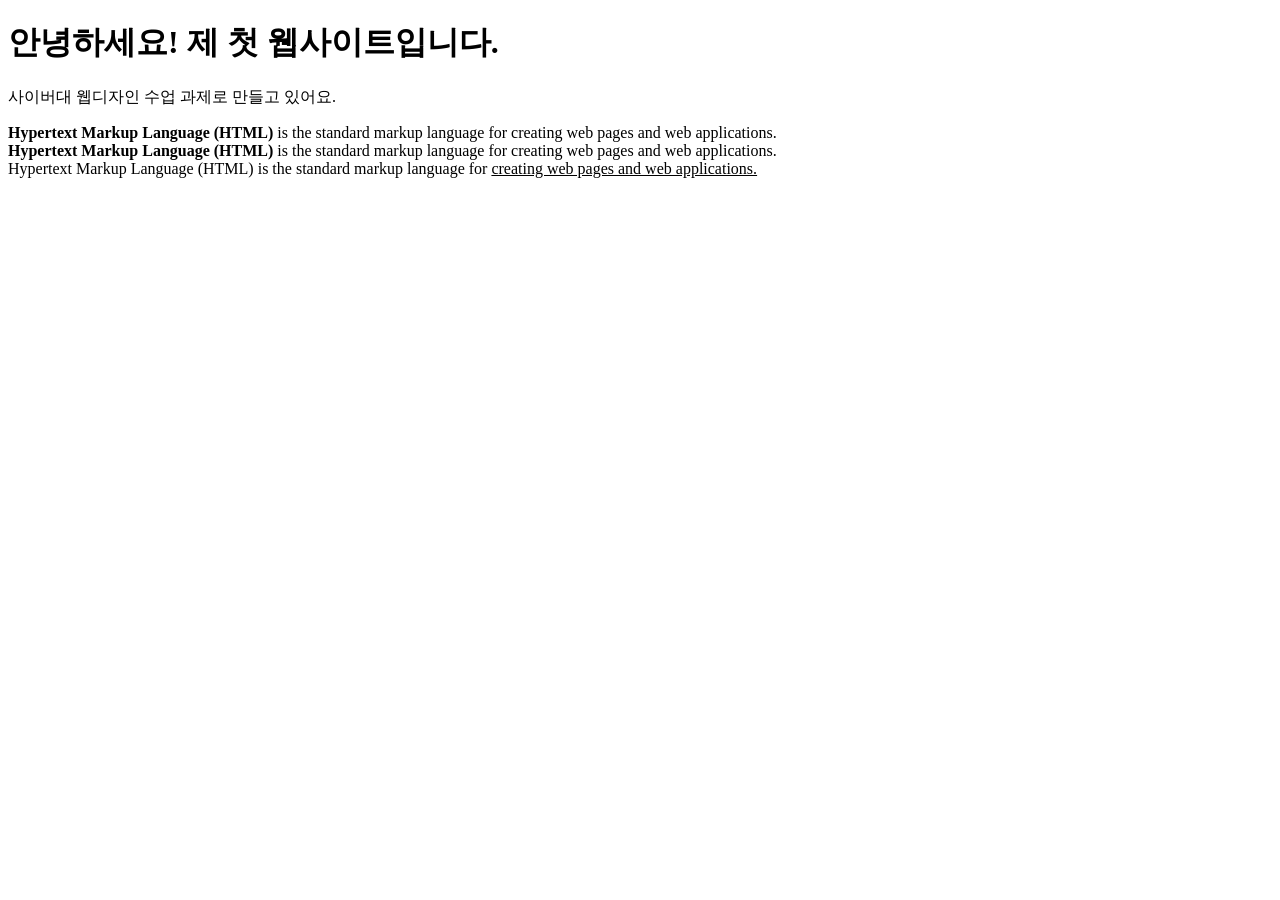
<file: index.html>
<!DOCTYPE html>
<html>
    <head>
        <title>
           HAGAEUN
        </title>
    </head>

    <body>
        <h1>안녕하세요! 제 첫 웹사이트입니다.</h1>
        <p>사이버대 웹디자인 수업 과제로 만들고 있어요.</p>
        <strong>Hypertext Markup Language (HTML)</strong> is the standard markup language for creating web pages and web applications.
        <br>
        <strong>Hypertext Markup Language (HTML)</strong> is the standard markup language for creating web pages and web applications.
        <br>
        Hypertext Markup Language (HTML) is the standard markup language for <u>creating web pages and web applications.</u>
    </body>
<!-- ctrl+/ 주석 남기기 -->
</html>
</file>
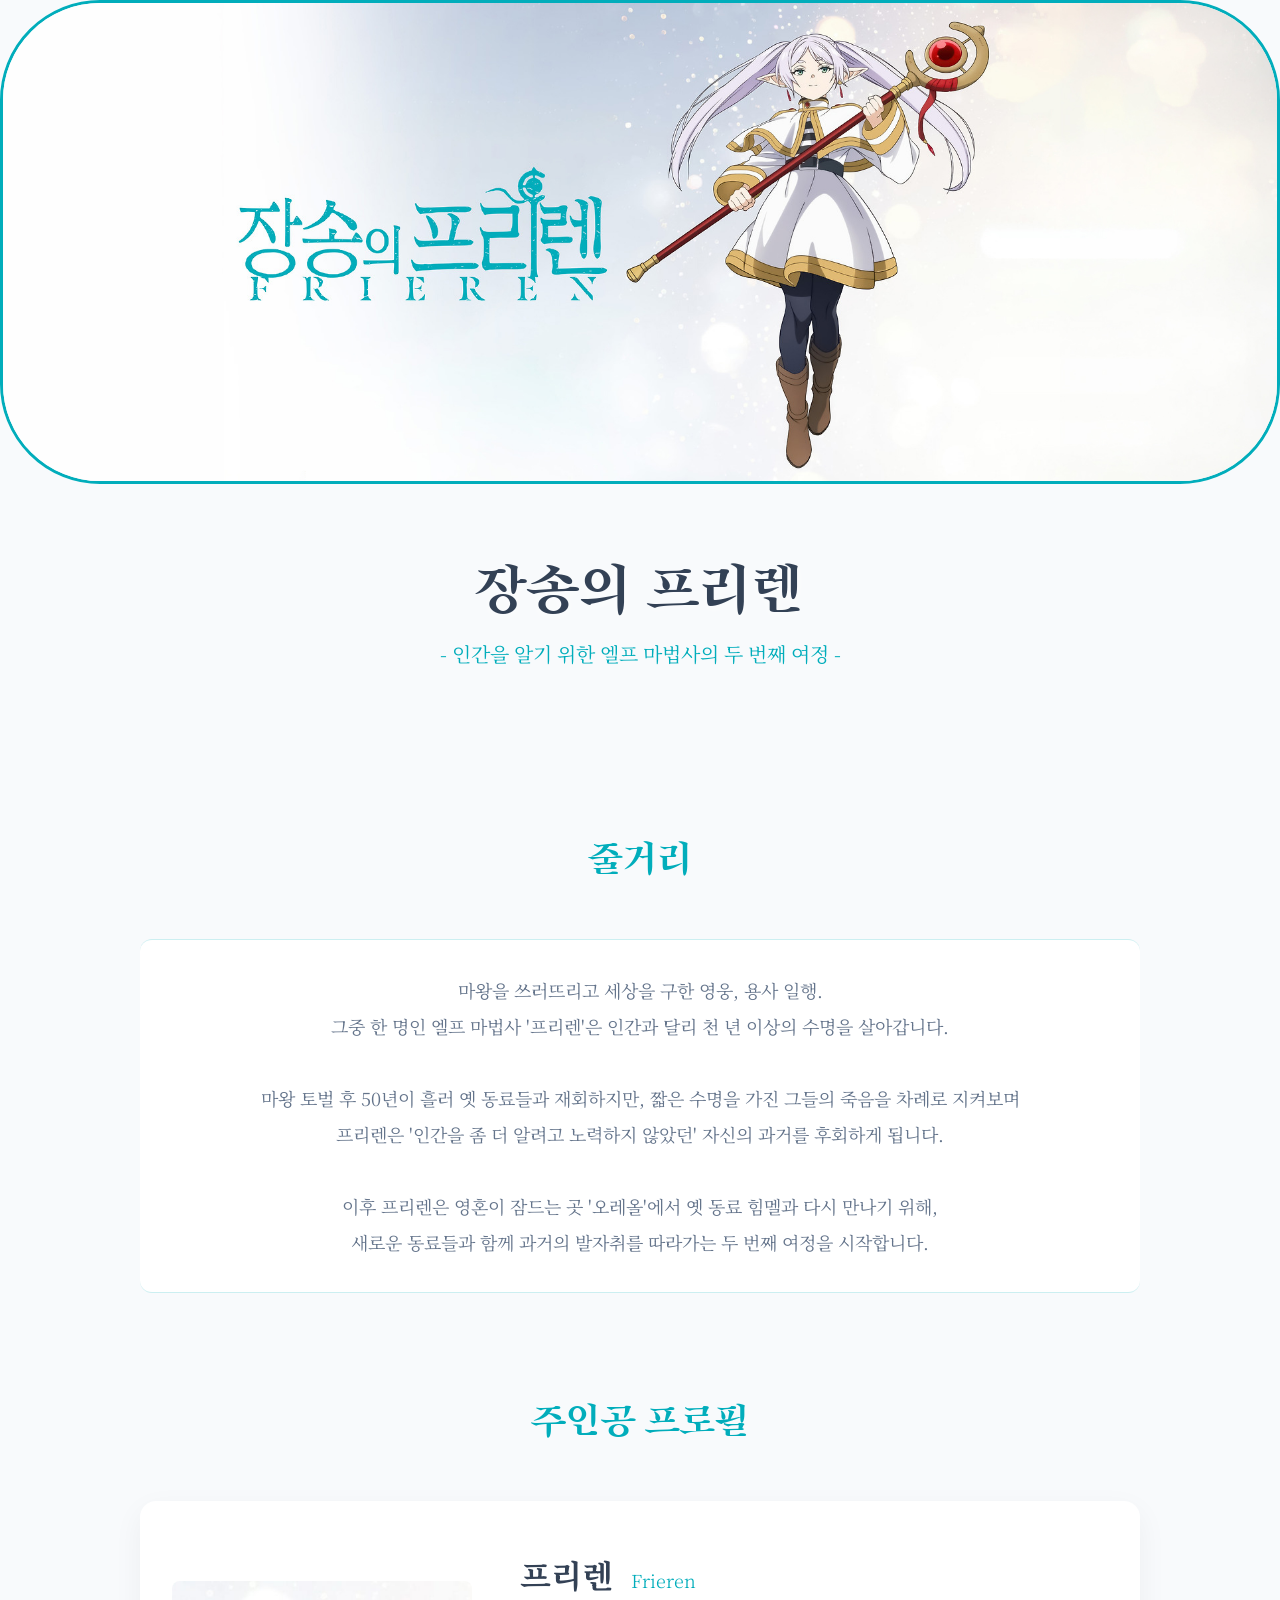
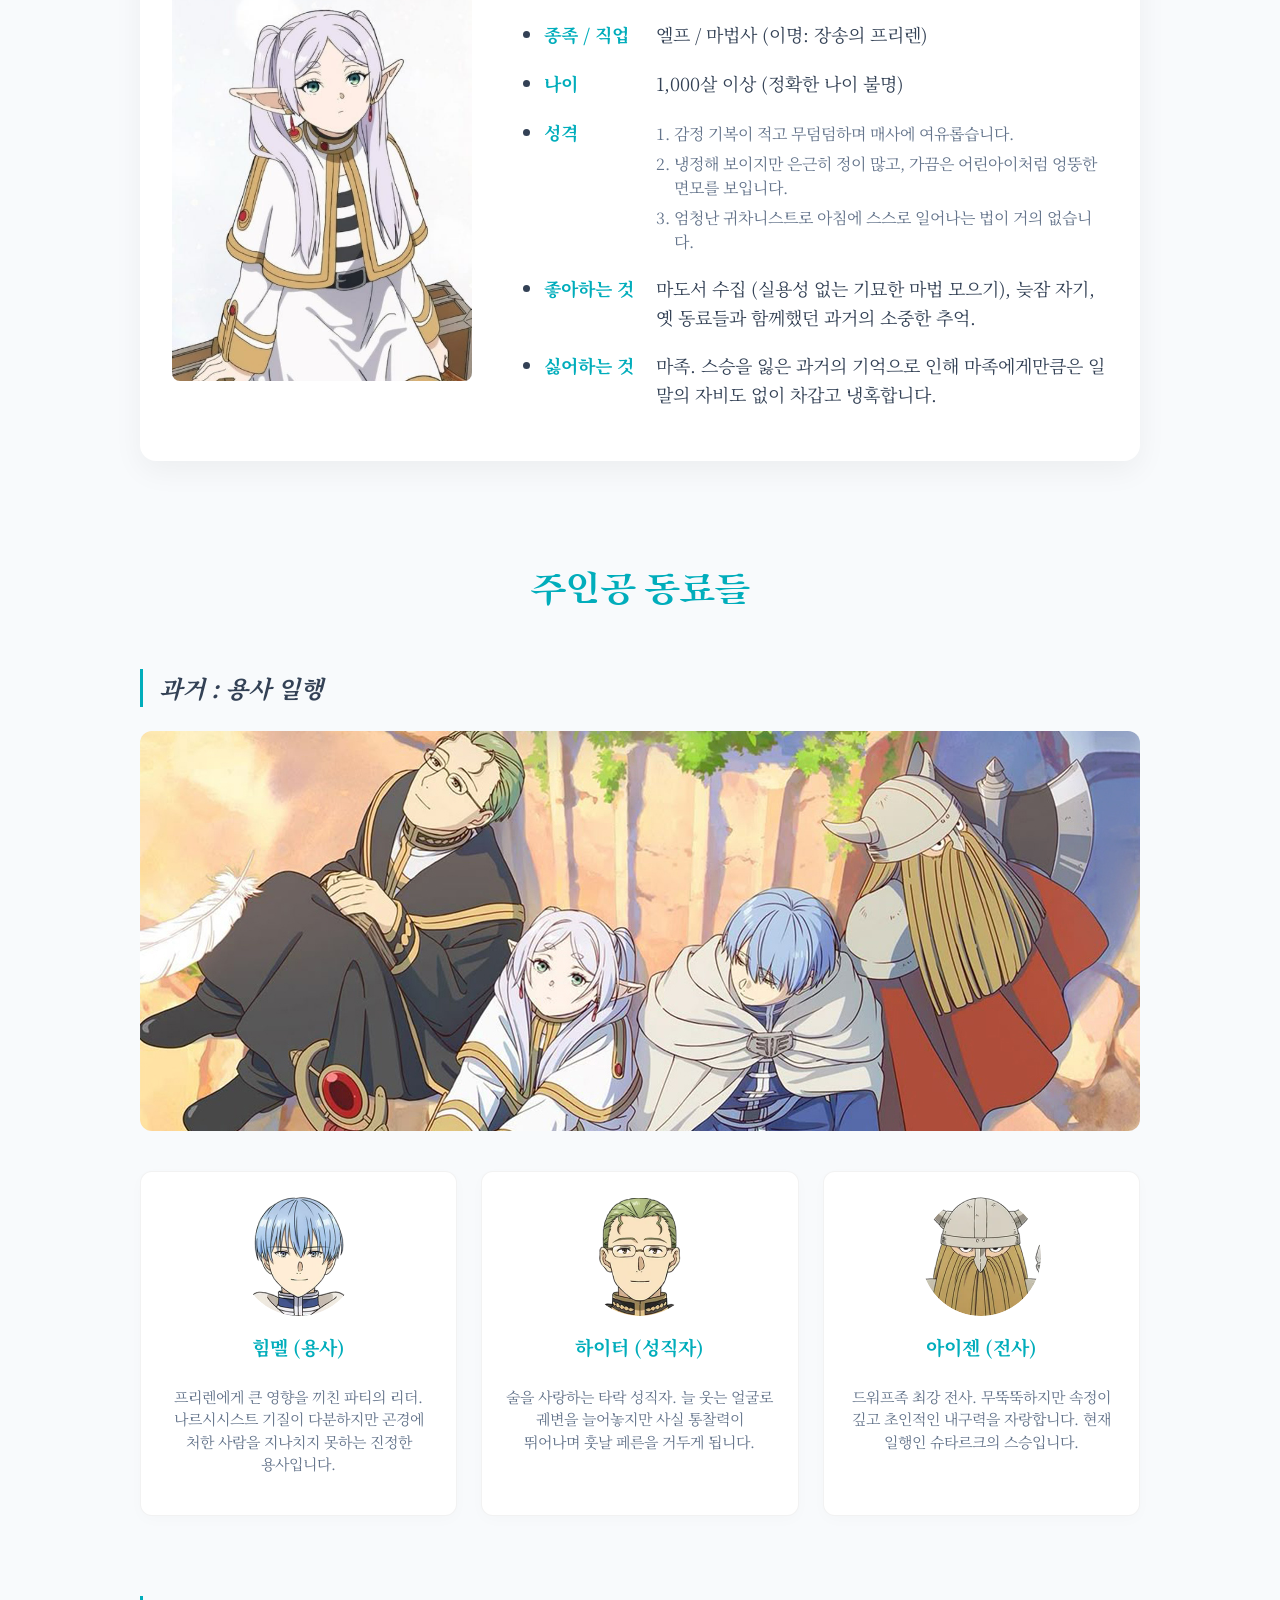
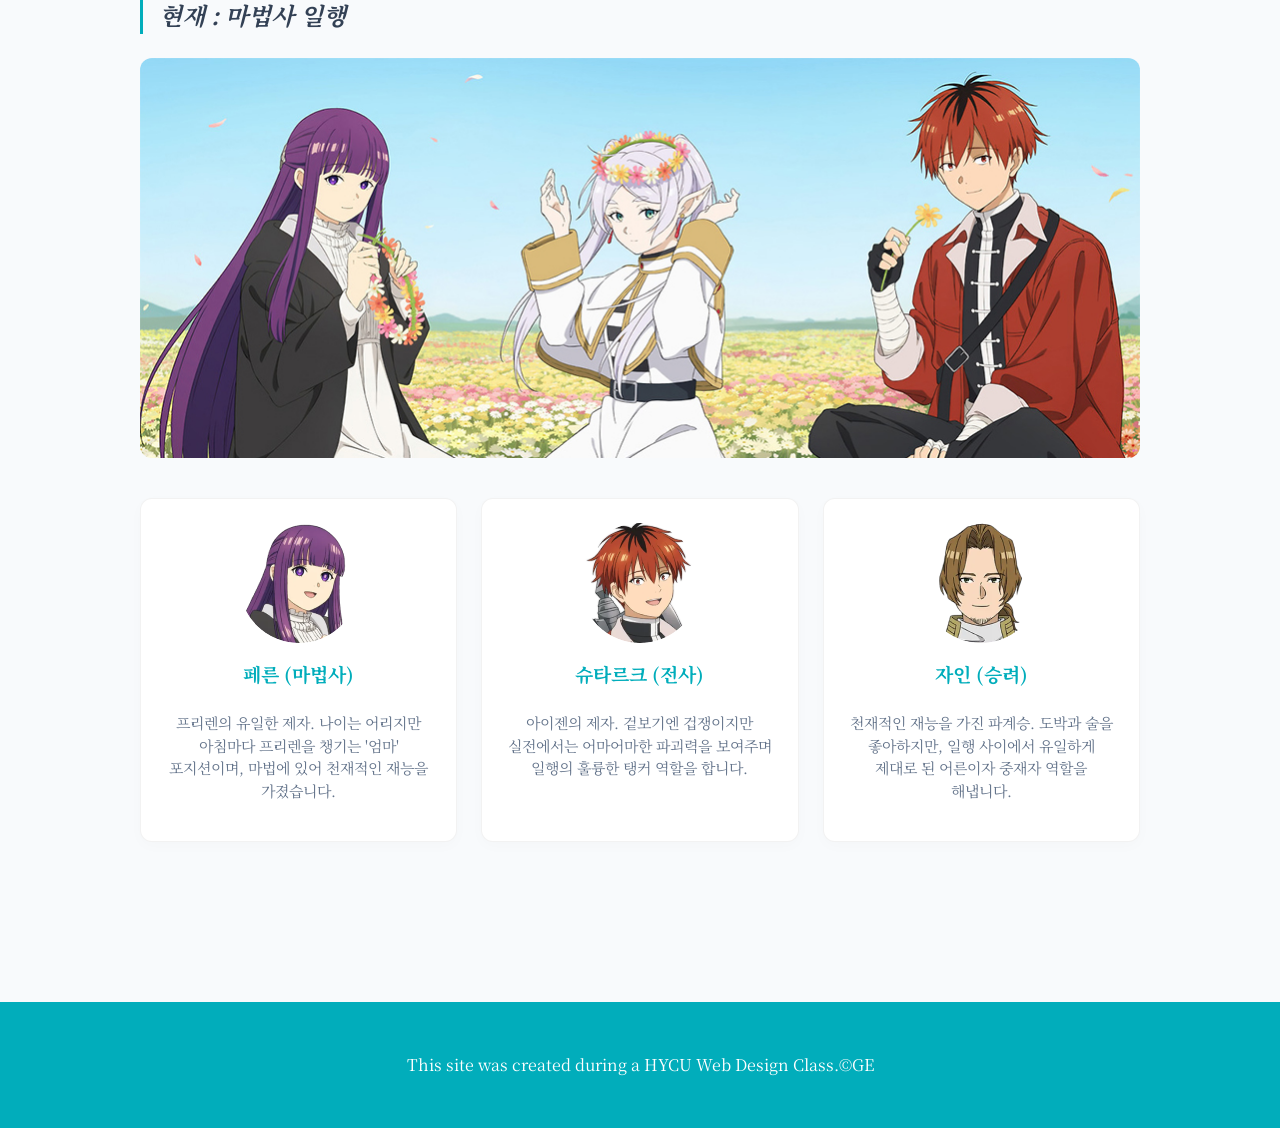
<file: class6_hero/index.html>
<!DOCTYPE html>
<html>
    <head>
        <meta charset="utf-8">
        <title>장송의 프리렌</title>
        <link rel="preconnect" href="https://fonts.googleapis.com">
        <link rel="preconnect" href="https://fonts.gstatic.com" crossorigin>
        <link href="https://fonts.googleapis.com/css2?family=Noto+Serif+KR:wght@200..900&family=Song+Myung&display=swap" rel="stylesheet">
        <link href="hero_style.css" rel="stylesheet" type="text/css">
    </head>

    <body>
        <!-- header elements -->
        <header>
            <img src="hero.jpg"> <!--주인공 사진-->
            <h1>장송의 프리렌</h1>
            <p>- 인간을 알기 위한 엘프 마법사의 두 번째 여정 -</p>
        </header>

        <!-- main elements -->
        <main>
            <!-- 줄거리 -->
            <section id="synopsis">
                <h2 class="section-title">줄거리</h2>
                <p class="synopsis-content">
                마왕을 쓰러뜨리고 세상을 구한 영웅, 용사 일행.<br>
                그중 한 명인 엘프 마법사 '프리렌'은 인간과 달리 천 년 이상의 수명을 살아갑니다.<br><br>
                마왕 토벌 후 50년이 흘러 옛 동료들과 재회하지만, 짧은 수명을 가진 그들의 죽음을 차례로 지켜보며<br>
                프리렌은 '인간을 좀 더 알려고 노력하지 않았던' 자신의 과거를 후회하게 됩니다.<br><br>
                이후 프리렌은 영혼이 잠드는 곳 '오레올'에서 옛 동료 힘멜과 다시 만나기 위해,<br>
                새로운 동료들과 함께 과거의 발자취를 따라가는 두 번째 여정을 시작합니다.
                </p>
            </section>

            <!-- 주인공 프로필 -->
            <section id="profile">
                <h2 class="section-title">주인공 프로필</h2>
                <div class="profile-wrapper">
                    <img src="frieren-profile.jpg"> <!--주인공 사진-->
                    <div class="profile-info">
                        <h3>프리렌 <span>Frieren</span></h3>
                        <ul class="info-list">
                            <li><strong>종족 / 직업</strong> <div>엘프 / 마법사 (이명: 장송의 프리렌)</div></li>
                            <li><strong>나이</strong> <div>1,000살 이상 (정확한 나이 불명)</div></li>
                            <li><strong>성격</strong> 
                                <ol class="sub-list">
                                    <li>감정 기복이 적고 무덤덤하며 매사에 여유롭습니다.</li>
                                    <li>냉정해 보이지만 은근히 정이 많고, 가끔은 어린아이처럼 엉뚱한 면모를 보입니다.</li>
                                    <li>엄청난 귀차니스트로 아침에 스스로 일어나는 법이 거의 없습니다.</li>
                                </ol>
                            </li>
                            <li><strong>좋아하는 것</strong> 
                                <div>마도서 수집 (실용성 없는 기묘한 마법 모으기), 늦잠 자기, 옛 동료들과 함께했던 과거의 소중한 추억.</div>
                            </li>
                            <li><strong>싫어하는 것</strong> 
                                <div>마족. 스승을 잃은 과거의 기억으로 인해 마족에게만큼은 일말의 자비도 없이 차갑고 냉혹합니다.</div>
                            </li>
                        </ul>
                    </div>
                </div>
            </section>
            
            <!-- 주인공 동료들 -->
            <section id="friends">
                <h2 class="section-title">주인공 동료들</h2>
                
                <!-- 과거: 용사 일행 -->
                <div class="party-section">
                    <p class="caption">과거 : 용사 일행</p>
                    <img src="friend-1.jpg">
                    <div class="character-row">
                        <div class="character-card">
                            <img src="Himmel.png">
                            <h4><a href="https://namu.wiki/w/%ED%9E%98%EB%A9%9C" target="_blank">힘멜 (용사)</a></h4>
                            <p>프리렌에게 큰 영향을 끼친 파티의 리더. 나르시시스트 기질이 다분하지만 곤경에 처한 사람을 지나치지 못하는 진정한 용사입니다.</p>
                        </div>
                        
                        <div class="character-card">
                            <img src="Heiter.png">
                            <h4><a href="https://namu.wiki/w/%ED%95%98%EC%9D%B4%ED%84%B0" target="_blank">하이터 (성직자)</a></h4>
                            <p>술을 사랑하는 타락 성직자. 늘 웃는 얼굴로 궤변을 늘어놓지만 사실 통찰력이 뛰어나며 훗날 페른을 거두게 됩니다.</p>
                        </div>

                        <div class="character-card">
                            <img src="Eisen.png">
                            <h4><a href="https://namu.wiki/w/%EC%95%84%EC%9D%B4%EC%A0%A0(%EC%9E%A5%EC%86%A1%EC%9D%98%20%ED%94%84%EB%A6%AC%EB%A0%8C)" target="_blank">아이젠 (전사)</a></h4>
                            <p>드워프족 최강 전사. 무뚝뚝하지만 속정이 깊고 초인적인 내구력을 자랑합니다. 현재 일행인 슈타르크의 스승입니다.</p>
                        </div>
                    </div>
                </div>

                <!-- 현재: 마법사 일행 -->
                <div class="party-section">
                    <p class="caption">현재 : 마법사 일행</p>
                    <img src="friend-2.jpg">
                    <div class="character-row">
                        <div class="character-card">
                            <img src="Fern.png">
                            <h4><a href="https://namu.wiki/w/%ED%8E%98%EB%A5%B8" target="_blank">페른 (마법사)</a></h4>
                            <p>프리렌의 유일한 제자. 나이는 어리지만 아침마다 프리렌을 챙기는 '엄마' 포지션이며, 마법에 있어 천재적인 재능을 가졌습니다.</p>
                        </div>
                        
                        <div class="character-card">
                            <img src="Stark.png">
                            <h4><a href="https://namu.wiki/w/%EC%8A%88%ED%83%80%EB%A5%B4%ED%81%AC"  target="_blank">슈타르크 (전사)</a></h4>
                            <p>아이젠의 제자. 겉보기엔 겁쟁이지만 실전에서는 어마어마한 파괴력을 보여주며 일행의 훌륭한 탱커 역할을 합니다.</p>
                        </div>

                        <div class="character-card">
                            <img src="Sein.png">
                            <h4><a href="https://namu.wiki/w/%EC%9E%90%EC%9D%B8(%EC%9E%A5%EC%86%A1%EC%9D%98%20%ED%94%84%EB%A6%AC%EB%A0%8C)" target="_blank">자인 (승려)</a></h4>
                            <p>천재적인 재능을 가진 파계승. 도박과 술을 좋아하지만, 일행 사이에서 유일하게 제대로 된 어른이자 중재자 역할을 해냅니다.</p>
                        </div>
                    </div>
                </div>

            </section>
        </main>

        <!--footer elements -->
        <footer>
            <p>This site was created during a <a href="https://hycu.ac.kr">HYCU Web Design Class.</a>&copy;GE</p>
        </footer>
    </body>
</html>
</file>
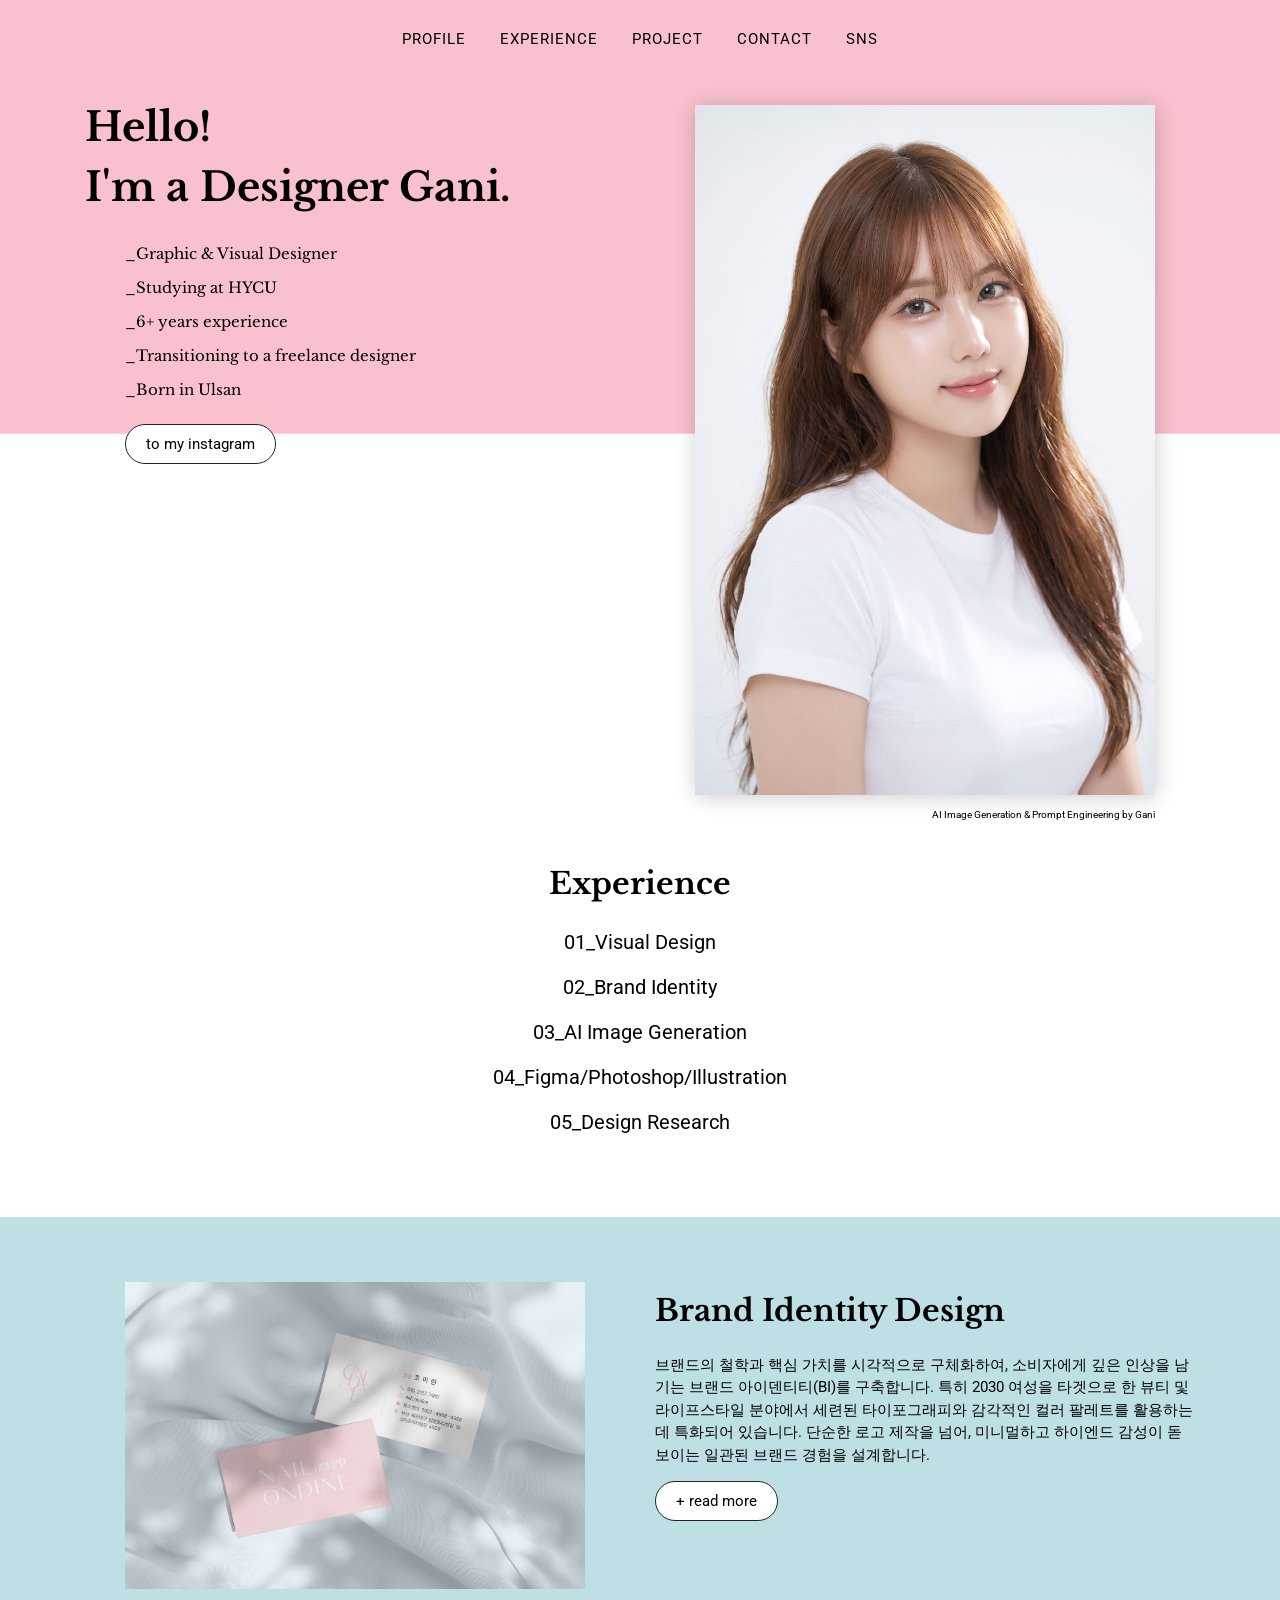
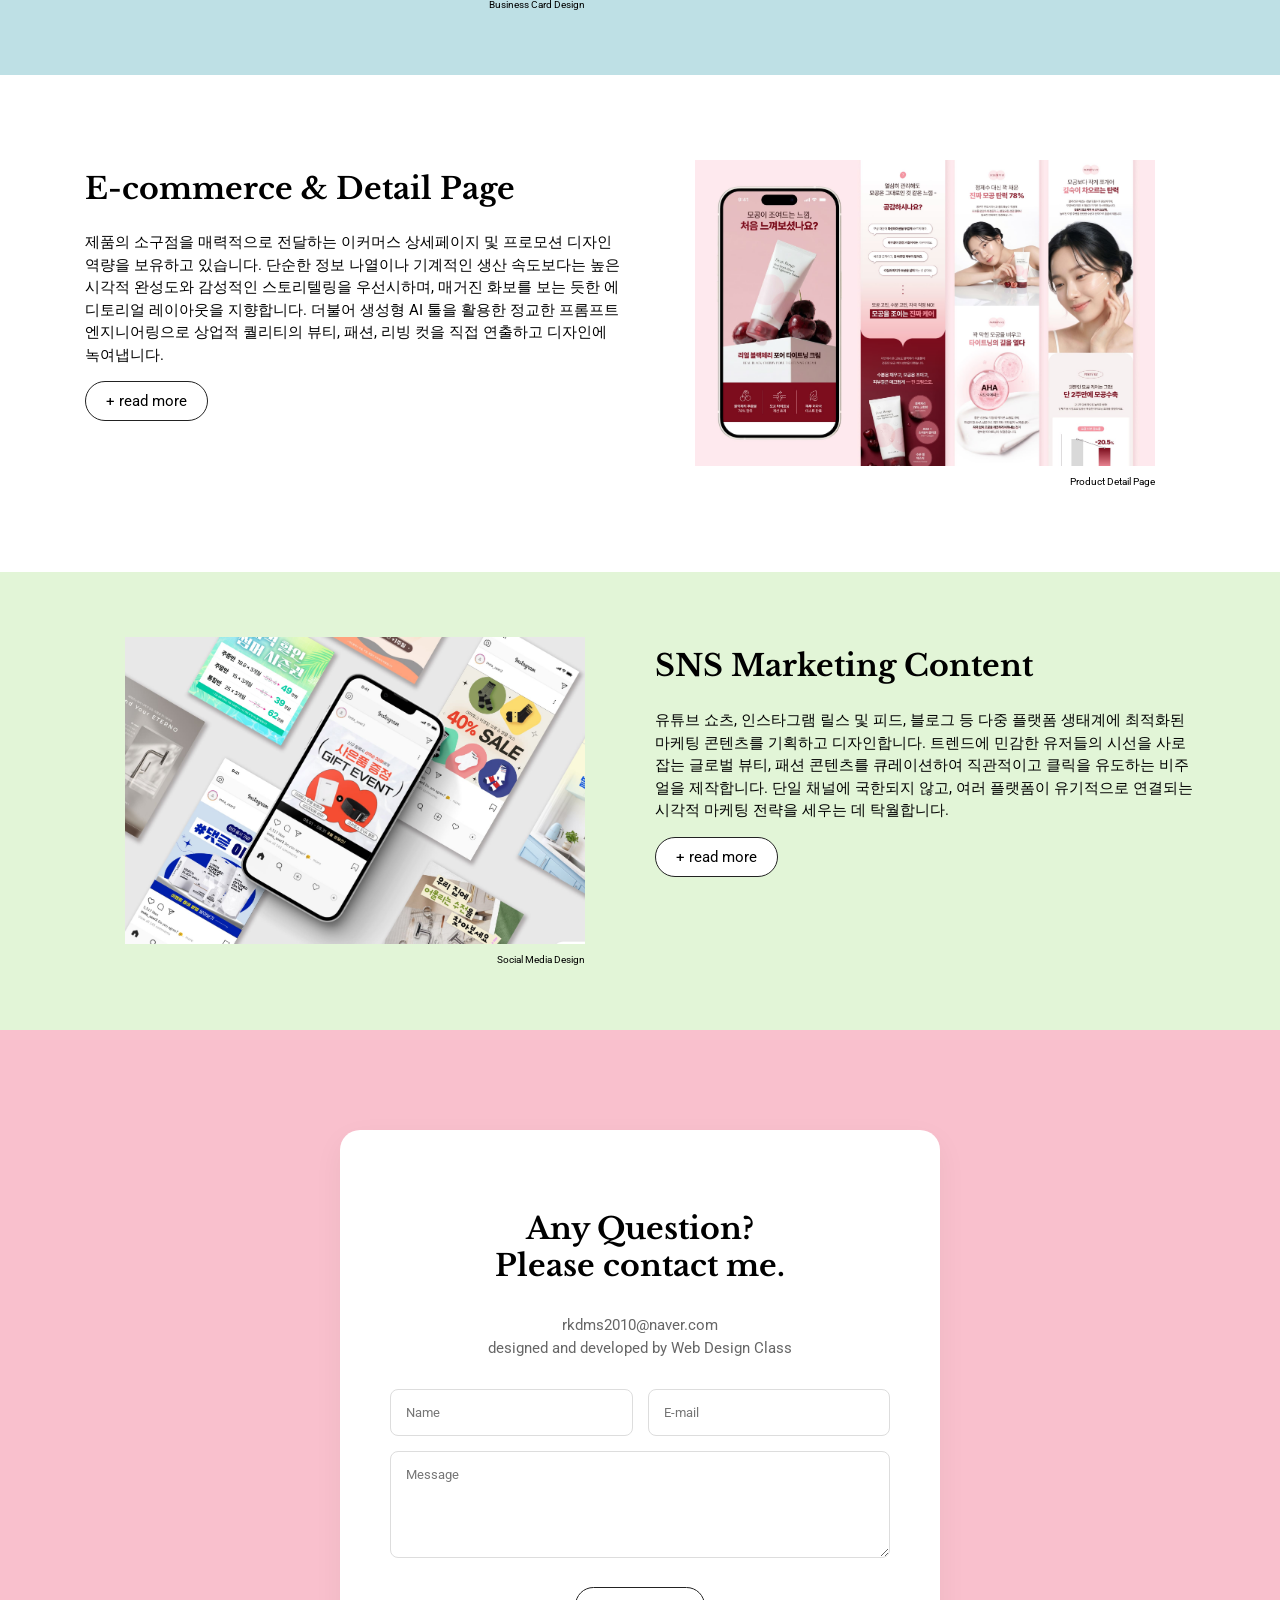
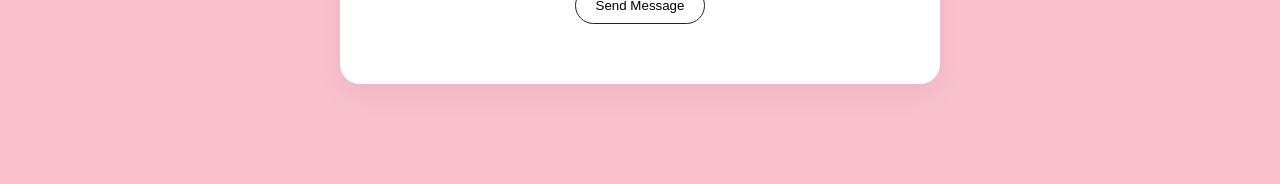
<file: portfolio/index.html>
<!DOCTYPE html>
<html>
    <head>
        <meta charset="utf-8">
        <title>Portfolio</title>
        <link rel="stylesheet" href="css/bootstrap-grid.css" type="text/css">
        <link rel="stylesheet" href="css/style.css" type="text/css">
        <link href="https://fonts.googleapis.com/css2?family=Libre+Baskerville&family=Roboto&display=swap" rel="stylesheet">
    </head>

    <body>
        <nav>
            <ul>
                <li><a href="#profile">profile</a></li>
                <li><a href="#experience">experience</a></li>
                <li><a href="#project">project</a></li>
                <li><a href="#contact">contact</a></li>
                <li><a href="https://www.instagram.com/haha_gaeun/" target="_blank">SNS</a></li>
            </ul>
        </nav>

        <!--나에 대한 정보-->
        <header>
            <div class="container" id="profile">
                <div class="row">
                    <div class="col-sm">
                        <h1>Hello!<br>I'm a Designer Gani.</h1>
                        <ul class="profile">
                            <li>_Graphic & Visual Designer</li>
                            <li>_Studying at HYCU</li>
                            <li>_6+ years experience</li>
                            <li>_Transitioning to a freelance designer</li>
                            <li>_Born in Ulsan</li>
                        </ul>
                        <a href="https://www.instagram.com/haha_gaeun/" class="button" target="_blank">to my instagram</a>
                    </div>
                    <div class="col-sm">
                        <figure>
                            <img src="img/designer.jpeg" alt="designer_photo" class="intro_img">
                            <figcaption class="right-text">AI Image Generation & Prompt Engineering by Gani</figcaption>
                        </figure>
                    </div>
                </div>
            </div>
        </header>

        <!--나의 스킬-->
        <section class="experience" id="experience">
            <h2>Experience</h2>
            <ul class="skill-list">
                <li>01_Visual Design</li>
                <li>02_Brand Identity</li>
                <li>03_AI Image Generation</li>
                <li>04_Figma/Photoshop/Illustration</li>
                <li>05_Design Research</li>
            </ul>
        </section>


        <!--내가 한 프로젝트 1-->
        <section class="project blue">
            <div class="container" id="project">
                <div class="row">
                    <div class="col-sm">
                        <figure>
                            <div class="img-frame">
                                <img src="img/card.jpg" alt="business card">
                            </div>
                            <figcaption class="right-text">Business Card Design</figcaption>
                        </figure>
                    </div>
                    <div class="col-sm">
                        <h2>Brand Identity Design</h2>
                        <p>브랜드의 철학과 핵심 가치를 시각적으로 구체화하여, 소비자에게 깊은 인상을 남기는 브랜드 아이덴티티(BI)를 구축합니다. 특히 2030 여성을 타겟으로 한 뷰티 및 라이프스타일 분야에서 세련된 타이포그래피와 감각적인 컬러 팔레트를 활용하는 데 특화되어 있습니다. 단순한 로고 제작을 넘어, 미니멀하고 하이엔드 감성이 돋보이는 일관된 브랜드 경험을 설계합니다.</p>
                        <a href="" class="button">+ read more</a>
                    </div>
                </div>
            </div>
        </section>

        <!--내가 한 프로젝트 2-->
        <section class="project">
            <div class="container">
                <div class="row">
                    <div class="col-sm">
                        <h2>E-commerce & Detail Page</h2>
                        <p>제품의 소구점을 매력적으로 전달하는 이커머스 상세페이지 및 프로모션 디자인 역량을 보유하고 있습니다. 단순한 정보 나열이나 기계적인 생산 속도보다는 높은 시각적 완성도와 감성적인 스토리텔링을 우선시하며, 매거진 화보를 보는 듯한 에디토리얼 레이아웃을 지향합니다. 더불어 생성형 AI 툴을 활용한 정교한 프롬프트 엔지니어링으로 상업적 퀄리티의 뷰티, 패션, 리빙 컷을 직접 연출하고 디자인에 녹여냅니다.</p>
                        <a href="" class="button">+ read more</a>
                    </div>
                    <div class="col-sm">
                        <figure>
                            <div class="img-frame">
                                <img src="img/detailpage.jpg" alt="detailpage">
                            </div>
                            <figcaption class="right-text">Product Detail Page</figcaption>
                        </figure>
                    </div>
                </div>
            </div>
        </section>

        <!--내가 한 프로젝트 3-->
        <section class="project green">
            <div class="container">
                <div class="row">
                    <div class="col-sm">
                        <figure>
                            <div class="img-frame">
                                <img src="img/sns.jpg" alt="sns">
                            </div>
                            <figcaption class="right-text">Social Media Design</figcaption>
                        </figure>
                    </div>
                    <div class="col-sm">
                        <h2>SNS Marketing Content</h2>
                        <p>유튜브 쇼츠, 인스타그램 릴스 및 피드, 블로그 등 다중 플랫폼 생태계에 최적화된 마케팅 콘텐츠를 기획하고 디자인합니다. 트렌드에 민감한 유저들의 시선을 사로잡는 글로벌 뷰티, 패션 콘텐츠를 큐레이션하여 직관적이고 클릭을 유도하는 비주얼을 제작합니다. 단일 채널에 국한되지 않고, 여러 플랫폼이 유기적으로 연결되는 시각적 마케팅 전략을 세우는 데 탁월합니다.</p>
                        <a href="" class="button">+ read more</a>
                    </div>
                </div>
            </div>
        </section>





        <footer id="contact" class="contact-section">
            <div class="contact-box">
                <h3>Any Question?<br>Please contact me.</h3>
                <p>rkdms2010@naver.com<br>
                    designed and developed by Web Design Class</p>
                
                <form action="#" method="POST">
                    <div class="input-group">
                        <input type="text" placeholder="Name" required>
                        <input type="email" placeholder="E-mail" required>
                    </div>
                    <textarea placeholder="Message" rows="5" required></textarea>
                    
                    <button type="submit" class="button">Send Message</button>
                </form>
            </div>
        </footer>
    </body>
</html>
</file>
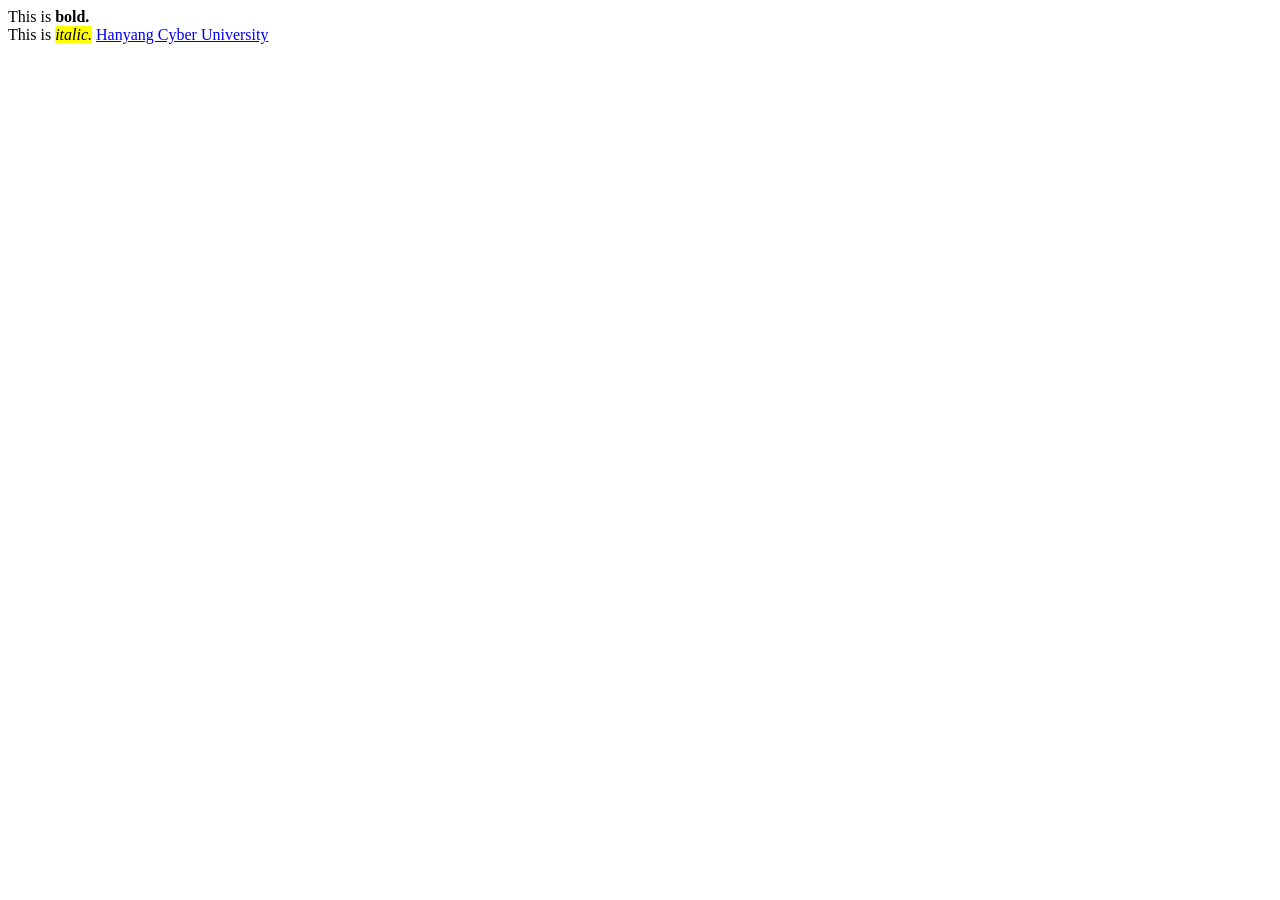
<file: 260405.html>
<!DOCTYPE html>
<html>
    <head>
        <title>This is a HTML file.</title>
    </head>

    <body>
        This is <b>bold.</b><br>
        This is <em><mark>italic.</mark></em>

        <a href="http://www.hycu.ac.kr" target="_blank">Hanyang Cyber University</a>
    </body>










</html>
</file>
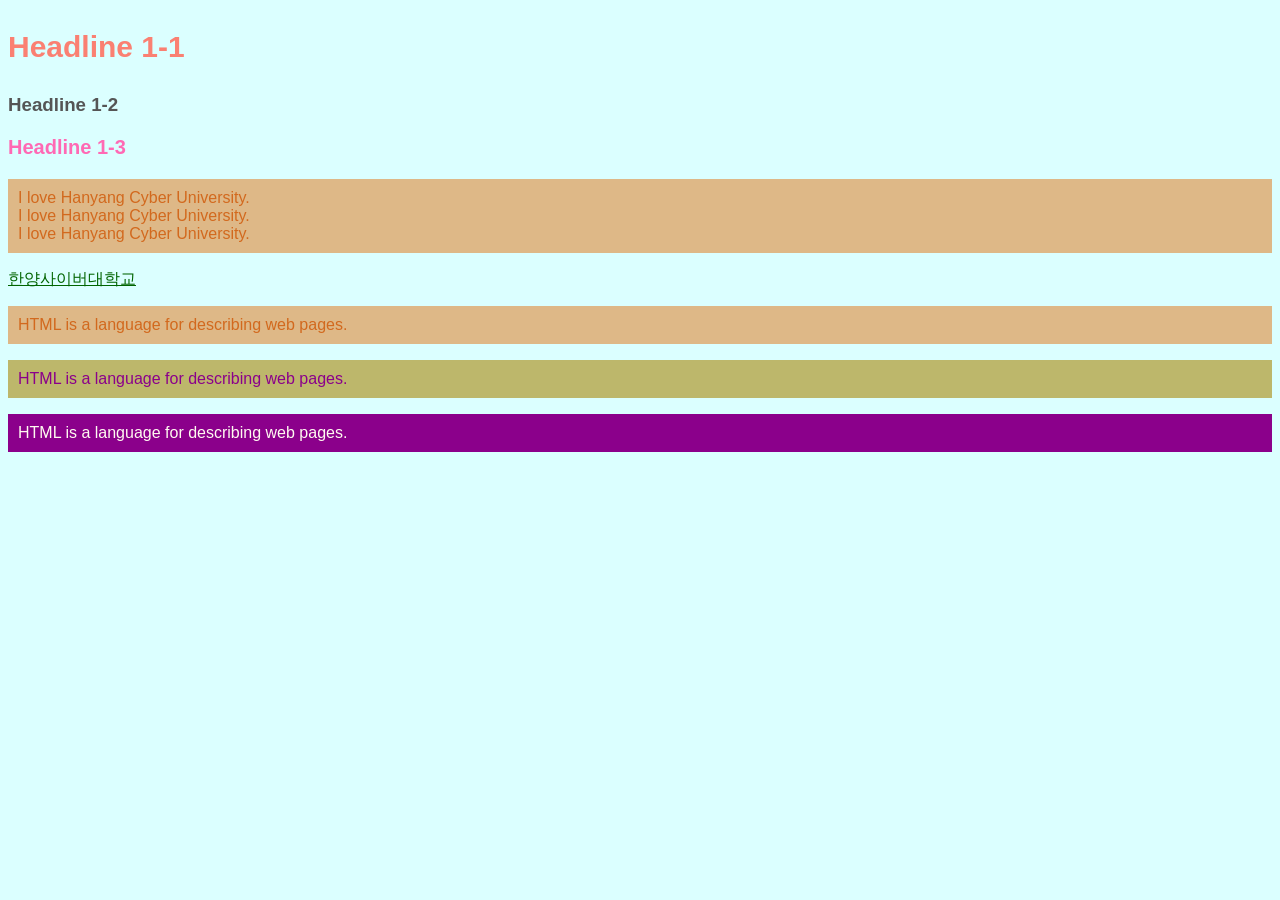
<file: class5_css.html>
<!DOCTYPE html>
<head>
    <title>Cascading Style Sheet</title>
    <link href="class5_style.css" rel="stylesheet" type="text/css">
    <!--
    <style type="text/css">
        body {
            background: rgb(229, 223, 199);
        }
    </style>
    -->
</head>

<body>
    <h3 style="font-size: 30px; color: salmon;">Headline 1-1</h3>
    <h3>Headline 1-2</h3>
    <h3 style="font-size: 20px; color: hotpink;">Headline 1-3</h3>

    <p>
        I love Hanyang Cyber University.<br>
        I love Hanyang Cyber University.<br>
        I love Hanyang Cyber University.<br>
    </p>

    <a href="https://www.hycu.ac.kr">한양사이버대학교</a>

    <p>HTML is a language for describing web pages.</p>
    <p class="second">HTML is a language for describing web pages.</p>
    <p id="special">HTML is a language for describing web pages.</p>
</body>
</file>
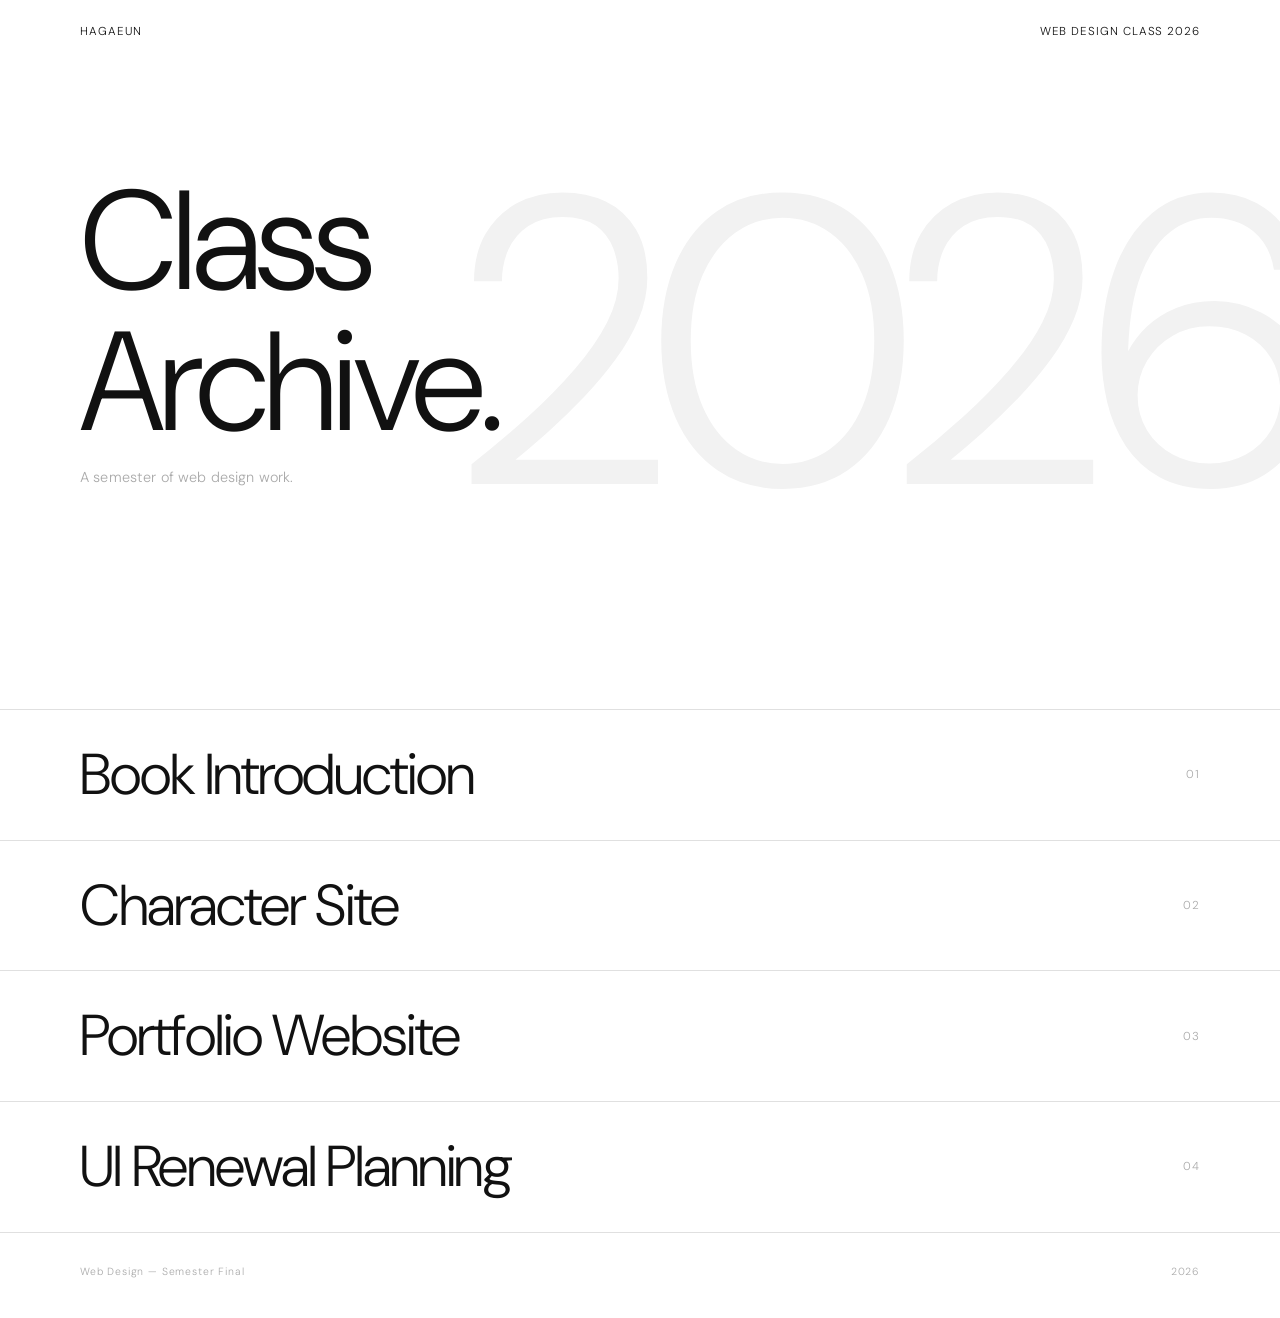
<file: portfolio2.html>
<!DOCTYPE html>
<html lang="ko">
<head>
  <meta charset="UTF-8" />
  <meta name="viewport" content="width=device-width, initial-scale=1.0" />
  <title>Class Archive. — Web Design</title>
  <link rel="preconnect" href="https://fonts.googleapis.com" />
  <link rel="preconnect" href="https://fonts.gstatic.com" crossorigin />
  <link href="https://fonts.googleapis.com/css2?family=DM+Sans:ital,opsz,wght@0,9..40,200;0,9..40,300;0,9..40,400;1,9..40,300&display=swap" rel="stylesheet" />
  <style>
    *, *::before, *::after {
      box-sizing: border-box;
      margin: 0;
      padding: 0;
    }

    :root {
      --bg: #ffffff;
      --ink: #111111;
      --ink-mid: #555555;
      --ink-faint: #aaaaaa;
      --line: #e0e0e0;
    }

    html {
      font-size: 16px;
    }

    body {
      background: var(--bg);
      color: var(--ink);
      font-family: 'DM Sans', sans-serif;
      font-weight: 300;
      min-height: 100vh;
      cursor: none;
      overflow-x: hidden;
    }

    /* ── 커스텀 커서 ── */
    .cursor-dot {
      position: fixed;
      width: 8px;
      height: 8px;
      background: var(--ink);
      border-radius: 50%;
      pointer-events: none;
      z-index: 9999;
      transform: translate(-50%, -50%);
      transition: width 0.25s ease, height 0.25s ease, background 0.25s ease;
    }
    .cursor-dot.expanded {
      width: 36px;
      height: 36px;
      background: transparent;
      border: 1px solid var(--ink);
    }

    /* ══════════════════════════════
       그리드 시스템
       12컬럼 / 좌우 마진 6.25vw / 거터 24px
    ══════════════════════════════ */
    .grid {
      display: grid;
      grid-template-columns: repeat(12, 1fr);
      column-gap: 24px;
      padding-left: 6.25vw;
      padding-right: 6.25vw;
    }

    /* ── 상단 바 ── */
    .top-bar {
      position: fixed;
      top: 0;
      left: 0;
      right: 0;
      z-index: 100;
      background: var(--bg);
      padding-top: 24px;
      padding-bottom: 24px;
    }

    .top-bar .grid {
      align-items: center;
    }

    .top-bar-left {
      grid-column: 1 / 5;
      font-size: 0.72rem;
      font-weight: 300;
      letter-spacing: 0.08em;
      color: var(--ink);
      text-transform: uppercase;
    }

    .top-bar-right {
      grid-column: 9 / 13;
      font-size: 0.72rem;
      font-weight: 300;
      letter-spacing: 0.08em;
      color: var(--ink);
      text-transform: uppercase;
      text-align: right;
    }

    /* ── 히어로 ── */
    .hero {
      padding-top: 160px;
      padding-bottom: 0;
      overflow: hidden;          /* 2026이 이 경계선에서 clip */
      opacity: 0;
      animation: fadeIn 1s ease forwards 0.3s;
    }

    .hero .grid {
      position: relative;
      align-items: start;
      padding-bottom: 80px;
    }

    .hero-title {
      grid-column: 1 / 7;
      grid-row: 1;
      font-size: clamp(5rem, 11vw, 9rem);
      font-weight: 300;
      line-height: 1.0;
      letter-spacing: -0.03em;
      color: var(--ink);
      position: relative;
      z-index: 1;
      align-self: end;
    }

    /* 배경 연도 숫자 — 히어로 하단 경계에서 clip */
    .hero-year {
      grid-column: 5 / 13;
      grid-row: 1 / 3;
      font-size: clamp(18rem, 32vw, 28rem);
      font-weight: 300;
      line-height: 1;
      letter-spacing: -0.04em;
      color: #f2f2f2;
      text-align: right;
      align-self: start;
      margin-top: -0.05em;
      pointer-events: none;
      user-select: none;
      white-space: nowrap;
    }

    .hero-sub {
      grid-column: 1 / 7;
      grid-row: 2;
      margin-top: 16px;
      font-size: 0.9rem;
      font-weight: 300;
      color: var(--ink-faint);
      letter-spacing: 0.01em;
      position: relative;
      z-index: 1;
      padding-bottom: 52px;
      align-self: start;
    }

    /* ── 프로젝트 목록 ── */
    .projects {
      margin-top: 80px;
      opacity: 0;
      animation: fadeIn 1s ease forwards 0.7s;
    }

    /* 그리드 레일 위에 구분선 */
    .projects-inner {
      padding-left: 6.25vw;
      padding-right: 6.25vw;
      border-top: 1px solid var(--line);
    }

    .project-row {
      display: grid;
      grid-template-columns: repeat(12, 1fr);
      column-gap: 24px;
      align-items: baseline;
      padding-top: 36px;
      padding-bottom: 36px;
      border-bottom: 1px solid var(--line);
      text-decoration: none;
      color: var(--ink);
      cursor: none;
      position: relative;
      /* 좌우 패딩으로 마진 영역까지 배경 확장, 음수 마진으로 상쇄 */
      margin-left: -6.25vw;
      margin-right: -6.25vw;
      padding-left: 6.25vw;
      padding-right: 6.25vw;
      background-color: transparent;
      transition: background-color 0.25s ease;
    }
    .project-row:hover {
      background-color: #f6f6f6;
    }

    /* 프로젝트명: col 1~8 */
    .proj-name {
      grid-column: 1 / 9;
      font-size: clamp(2rem, 4.5vw, 3.6rem);
      font-weight: 300;
      letter-spacing: -0.02em;
      line-height: 1;
      color: var(--ink);
      transition: letter-spacing 0.4s ease;
    }
    .project-row:hover .proj-name {
      letter-spacing: 0.01em;
    }

    /* 카테고리: col 9~11 */
    .proj-category {
      grid-column: 9 / 12;
      font-size: 0.72rem;
      font-weight: 300;
      color: var(--ink-faint);
      letter-spacing: 0.06em;
      text-transform: uppercase;
      opacity: 0;
      transform: translateX(8px);
      transition: opacity 0.35s ease, transform 0.35s ease;
      align-self: center;
    }
    .project-row:hover .proj-category {
      opacity: 1;
      transform: translateX(0);
    }

    /* 번호: col 12 */
    .proj-num {
      grid-column: 12 / 13;
      font-size: 0.72rem;
      font-weight: 300;
      color: var(--ink-faint);
      letter-spacing: 0.1em;
      text-align: right;
      align-self: center;
    }

    /* ── 스크롤 힌트 ── */
    .scroll-hint {
      position: fixed;
      bottom: 28px;
      right: 6.25vw;
      font-size: 0.6rem;
      font-weight: 300;
      color: var(--ink-faint);
      letter-spacing: 0.18em;
      text-transform: uppercase;
      writing-mode: vertical-rl;
      text-orientation: mixed;
      display: flex;
      align-items: center;
      gap: 10px;
      opacity: 0;
      animation: fadeIn 1s ease forwards 1.4s;
    }

    .scroll-hint::before {
      content: '';
      display: block;
      width: 1px;
      height: 32px;
      background: var(--ink-faint);
      animation: scrollLine 2s ease-in-out infinite;
    }

    @keyframes scrollLine {
      0%, 100% { transform: scaleY(1); opacity: 1; }
      50% { transform: scaleY(0.4); opacity: 0.3; }
    }

    /* ── 푸터 ── */
    footer {
      padding-top: 32px;
      padding-bottom: 40px;
      opacity: 0;
      animation: fadeIn 1s ease forwards 1s;
    }

    footer .grid {
      align-items: center;
    }

    .footer-copy {
      grid-column: 1 / 7;
      font-size: 0.65rem;
      font-weight: 300;
      color: var(--ink-faint);
      letter-spacing: 0.08em;
    }

    .footer-note {
      grid-column: 10 / 13;
      font-size: 0.65rem;
      font-weight: 300;
      color: var(--ink-faint);
      letter-spacing: 0.08em;
      text-align: right;
    }

    /* ── 호버 플로트 라벨 ── */
    .float-label {
      position: fixed;
      pointer-events: none;
      z-index: 200;
      font-size: 0.62rem;
      font-weight: 300;
      letter-spacing: 0.16em;
      text-transform: uppercase;
      color: var(--ink-mid);
      background: var(--bg);
      border: 1px solid var(--line);
      padding: 6px 12px;
      opacity: 0;
      transform: translateY(4px);
      transition: opacity 0.25s ease, transform 0.25s ease;
      white-space: nowrap;
    }

    .float-label.visible {
      opacity: 1;
      transform: translateY(0);
    }

    /* ── 애니메이션 ── */
    @keyframes fadeIn {
      from { opacity: 0; transform: translateY(16px); }
      to   { opacity: 1; transform: translateY(0); }
    }

    /* ── 호버 플로트 라벨 ── */
    .float-label {
      position: fixed;
      pointer-events: none;
      z-index: 200;
      font-size: 0.62rem;
      font-weight: 300;
      letter-spacing: 0.16em;
      text-transform: uppercase;
      color: var(--ink-mid);
      background: var(--bg);
      border: 1px solid var(--line);
      padding: 6px 12px;
      opacity: 0;
      transform: translateY(4px);
      transition: opacity 0.25s ease, transform 0.25s ease;
      white-space: nowrap;
    }

    .float-label.visible {
      opacity: 1;
      transform: translateY(0);
    }

    /* ── 반응형 ── */
    @media (max-width: 900px) {
      .grid { column-gap: 16px; padding-left: 5vw; padding-right: 5vw; }
      .projects-inner { padding-left: 5vw; padding-right: 5vw; }
      .project-row { margin-left: -5vw; margin-right: -5vw; padding-left: 5vw; padding-right: 5vw; }
      .scroll-hint { right: 5vw; }
    }

    @media (max-width: 680px) {
      .grid { grid-template-columns: repeat(6, 1fr); padding-left: 20px; padding-right: 20px; }
      .projects-inner { padding-left: 20px; padding-right: 20px; }
      .project-row { margin-left: -20px; margin-right: -20px; padding-left: 20px; padding-right: 20px; grid-template-columns: repeat(6, 1fr); }
      .top-bar-left { grid-column: 1 / 4; }
      .top-bar-right { grid-column: 4 / 7; }
      .hero { padding-top: 120px; }
      .hero-title { grid-column: 1 / 7; font-size: 3.4rem; grid-row: 1 / 3; }
      .hero-year { grid-column: 3 / 7; grid-row: 1 / 3; font-size: 14rem; color: #f2f2f2; margin-top: 0; }
      .hero-sub { grid-column: 1 / 7; }
      .proj-name { grid-column: 1 / 6; font-size: 1.75rem; }
      .proj-category { display: none; }
      .proj-num { grid-column: 6 / 7; }
      .footer-copy { grid-column: 1 / 5; }
      .footer-note { grid-column: 5 / 7; }
      .scroll-hint { display: none; }
    }
  </style>
</head>
<body>

  <!-- 커스텀 커서 -->
  <div class="cursor-dot" id="cursorDot"></div>

  <!-- 호버 플로트 라벨 -->
  <div class="float-label" id="floatLabel"></div>

  <!-- 상단 바 -->
  <header class="top-bar">
    <div class="grid">
      <span class="top-bar-left">HAGAEUN</span>
      <span class="top-bar-right">Web Design Class 2026</span>
    </div>
  </header>

  <!-- 히어로 -->
  <section class="hero">
    <div class="grid">
      <h1 class="hero-title">Class<br>Archive.</h1>
      <span class="hero-year" aria-hidden="true">2026</span>
      <p class="hero-sub">A semester of web design work.</p>
    </div>
  </section>

  <!-- 프로젝트 목록 -->
  <main class="projects">
    <div class="projects-inner">

      <a class="project-row" href="class5_book.html" data-label="View Project →">
        <span class="proj-name">Book Introduction</span>
        <span class="proj-category">Editorial UI</span>
        <span class="proj-num">01</span>
      </a>

      <a class="project-row" href="class6_hero/index.html" data-label="View Project →">
        <span class="proj-name">Character Site</span>
        <span class="proj-category">Interactive</span>
        <span class="proj-num">02</span>
      </a>

      <a class="project-row" href="portfolio/index.html" data-label="View Project →">
        <span class="proj-name">Portfolio Website</span>
        <span class="proj-category">Personal</span>
        <span class="proj-num">03</span>
      </a>

      <a class="project-row" href="ui_renewal.pdf" target="_blank" data-label="View PDF →">
        <span class="proj-name">UI Renewal Planning</span>
        <span class="proj-category">UI Planning</span>
        <span class="proj-num">04</span>
      </a>

    </div>
  </main>

  <!-- 푸터 -->
  <footer>
    <div class="grid">
      <span class="footer-copy">Web Design — Semester Final</span>
      <span class="footer-note" id="footerYear"></span>
    </div>
  </footer>

  <script>
    /* ── 커스텀 커서 ── */
    const dot = document.getElementById('cursorDot');
    let mx = -100, my = -100;
    let cx = -100, cy = -100;

    document.addEventListener('mousemove', e => { mx = e.clientX; my = e.clientY; });

    (function moveCursor() {
      cx += (mx - cx) * 0.15;
      cy += (my - cy) * 0.15;
      dot.style.left = cx + 'px';
      dot.style.top  = cy + 'px';
      requestAnimationFrame(moveCursor);
    })();

    document.querySelectorAll('.project-row').forEach(el => {
      el.addEventListener('mouseenter', () => dot.classList.add('expanded'));
      el.addEventListener('mouseleave', () => dot.classList.remove('expanded'));
    });

    /* ── 플로트 라벨 ── */
    const label = document.getElementById('floatLabel');
    let lx = 0, ly = 0, ltx = 0, lty = 0;

    document.addEventListener('mousemove', e => {
      ltx = e.clientX + 20;
      lty = e.clientY + 16;
    });

    (function moveLabel() {
      lx += (ltx - lx) * 0.1;
      ly += (lty - ly) * 0.1;
      label.style.left = lx + 'px';
      label.style.top  = ly + 'px';
      requestAnimationFrame(moveLabel);
    })();

    document.querySelectorAll('.project-row').forEach(el => {
      el.addEventListener('mouseenter', () => {
        label.textContent = el.dataset.label || '';
        label.classList.add('visible');
      });
      el.addEventListener('mouseleave', () => {
        label.classList.remove('visible');
      });
    });

    /* ── 연도 ── */
    document.getElementById('footerYear').textContent = new Date().getFullYear();

    /* ── 스크롤 시 스크롤 힌트 숨김 ── */
    window.addEventListener('scroll', () => {
      document.querySelector('.scroll-hint').style.opacity = '0';
    }, { once: true });
  </script>
</body>
</html>
</file>
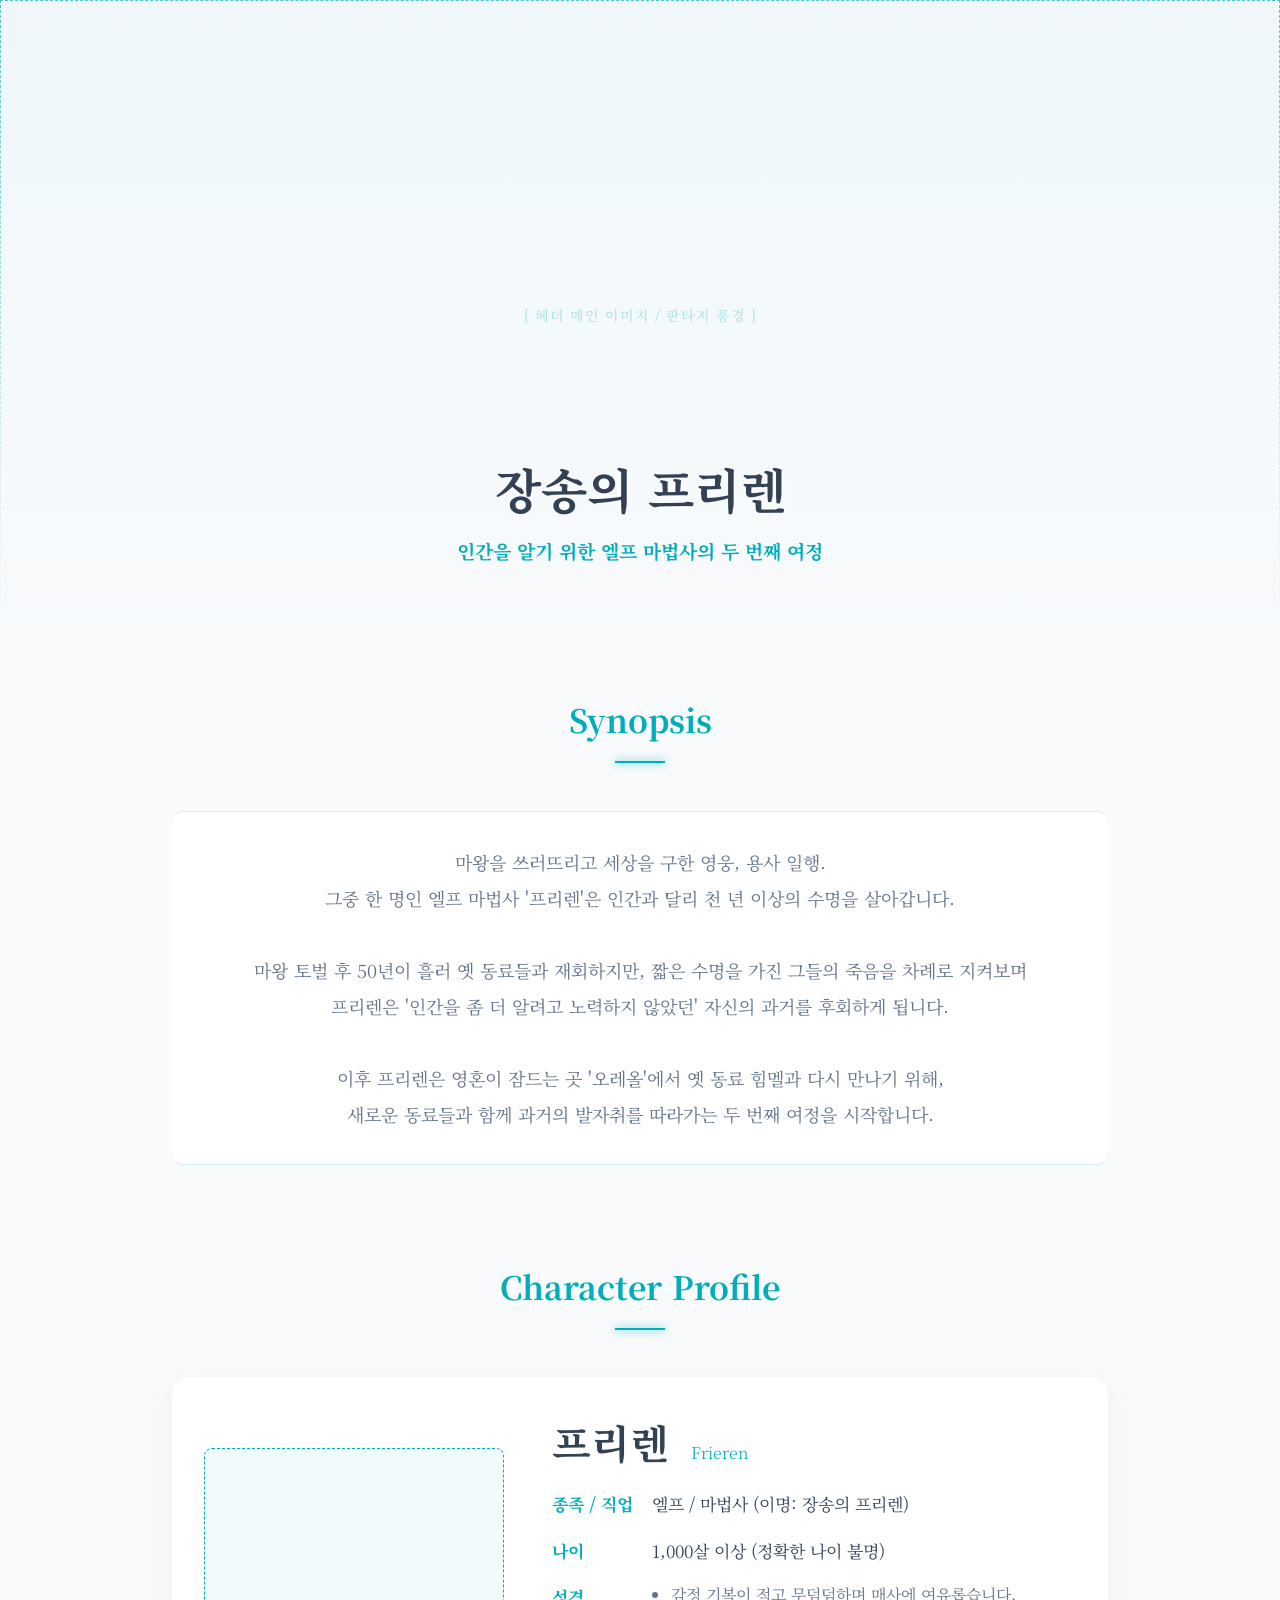
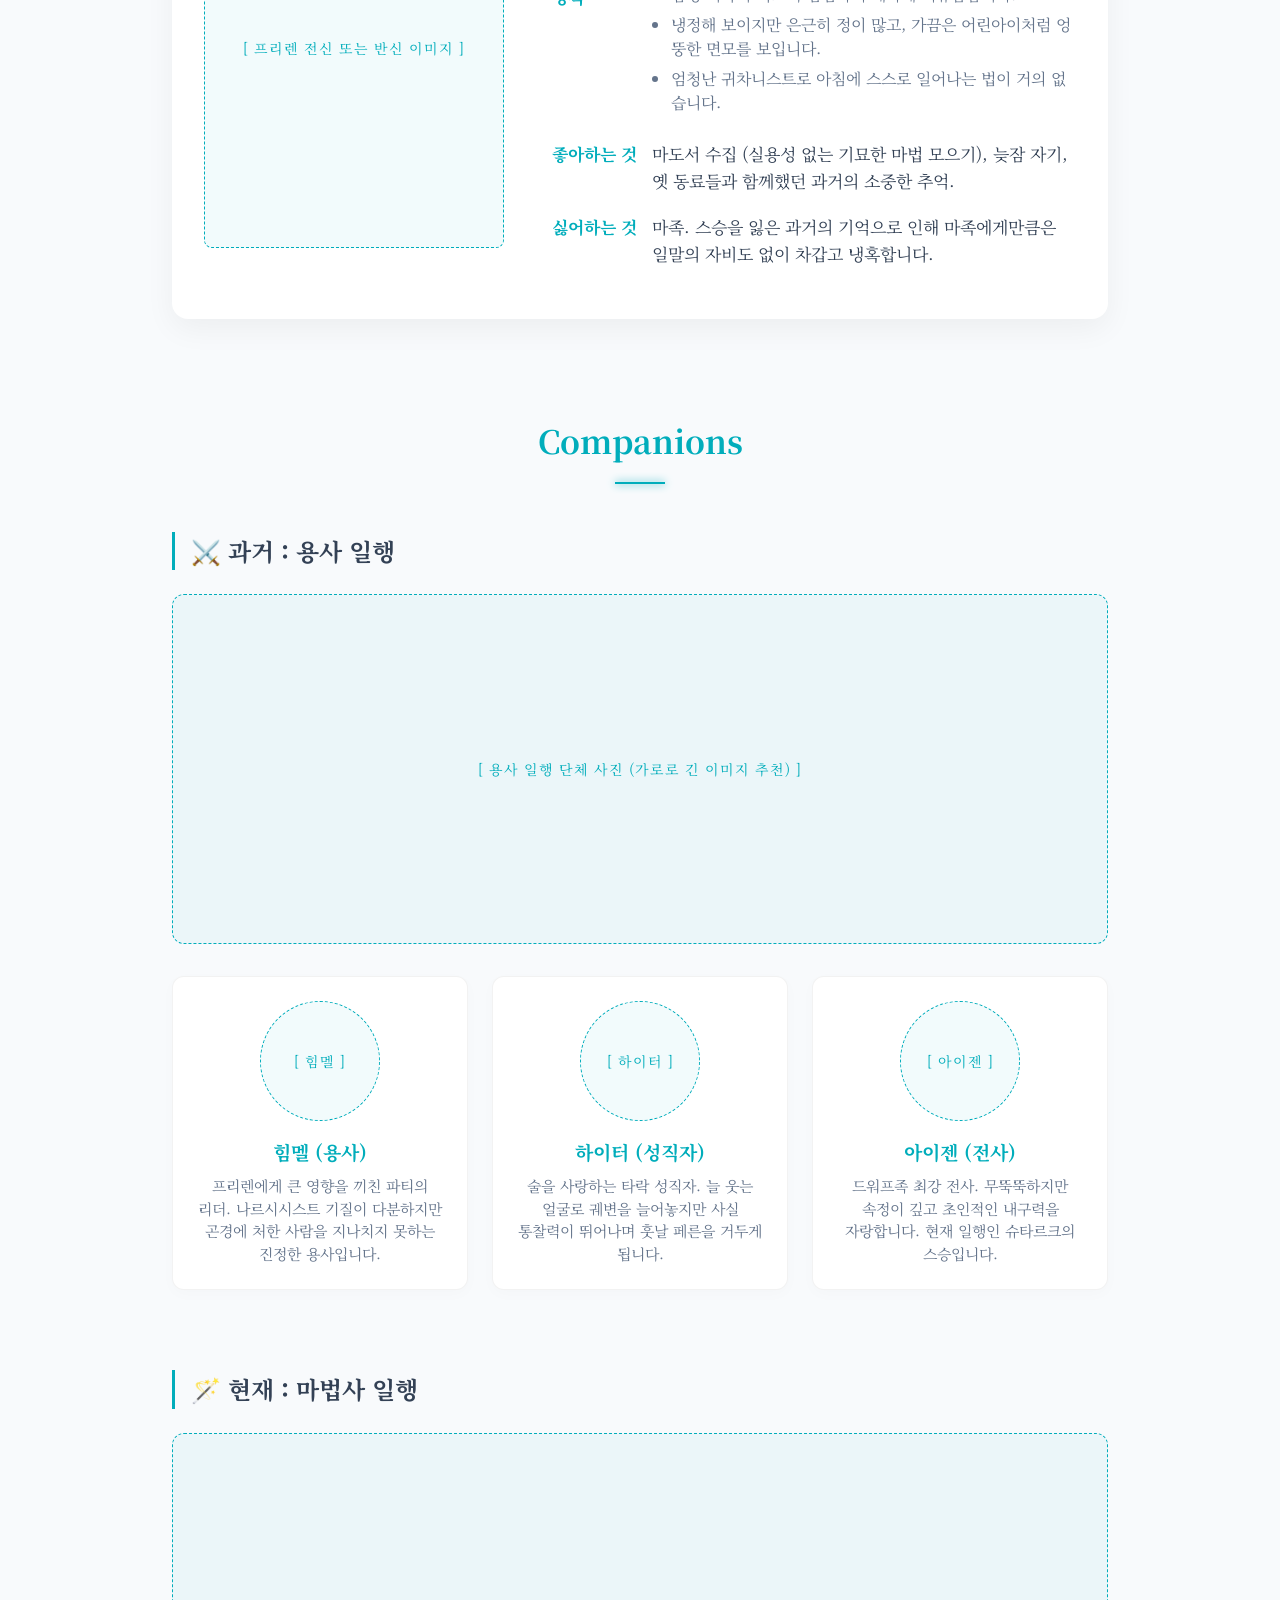
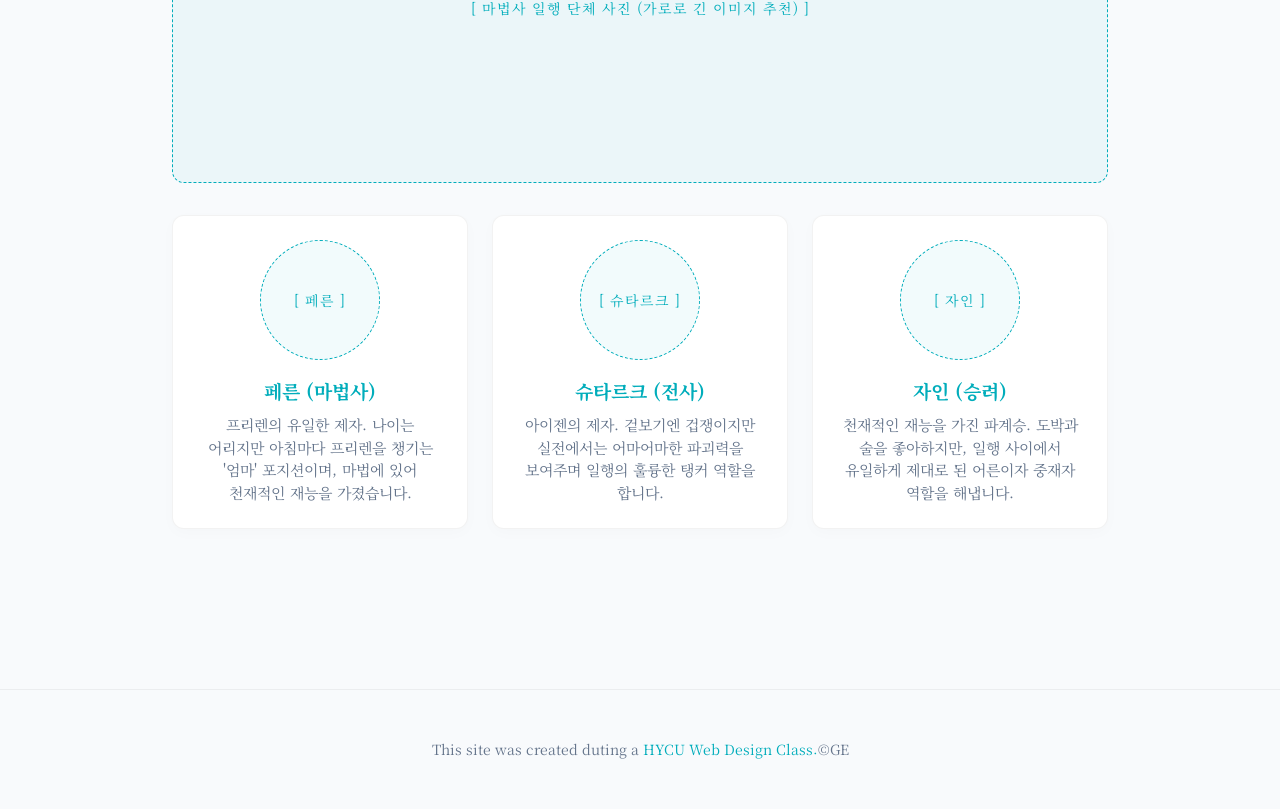
<file: class6_hero/ex.html>
<!DOCTYPE html>
<html lang="ko">
<head>
    <meta charset="UTF-8">
    <meta name="viewport" content="width=device-width, initial-scale=1.0">
    <title>장송의 프리렌 - 인간을 알기 위한 두 번째 여정</title>
    <!-- 감성적이고 판타지스러운 분위기를 위한 Noto Serif KR 폰트 로드 -->
    <link href="https://fonts.googleapis.com/css2?family=Noto+Serif+KR:wght@300;400;700&display=swap" rel="stylesheet">
    <style>
        /* CSS Variables */
        :root {
            --point-color: #01ADBB;
            --point-color-glow: rgba(1, 173, 187, 0.4);
            --bg-color: #f8fafc; /* 화사하고 밝은 느낌의 라이트 톤 배경 */
            --surface-color: #ffffff;
            --text-main: #334155;
            --text-muted: #64748b;
        }

        /* Global Styles */
        * {
            margin: 0;
            padding: 0;
            box-sizing: border-box;
        }

        body {
            font-family: 'Noto Serif KR', serif;
            background-color: var(--bg-color);
            color: var(--text-main);
            line-height: 1.6;
            overflow-x: hidden;
        }

        /* 공통 이미지 플레이스홀더 스타일 */
        .img-placeholder {
            background-color: rgba(1, 173, 187, 0.05);
            border: 1px dashed var(--point-color);
            display: flex;
            align-items: center;
            justify-content: center;
            color: var(--point-color);
            font-size: 14px; /* rem -> px */
            letter-spacing: 1px;
            text-align: center;
            padding: 16px; /* rem -> px */
        }

        /* Header (Hero Section) */
        header {
            position: relative;
            width: 100%;
            height: 70vh;
            display: flex;
            flex-direction: column;
        }

        .header-img {
            width: 100%;
            height: 100%;
            position: absolute;
            top: 0;
            left: 0;
            z-index: 1;
        }

        .header-overlay {
            position: absolute;
            top: 0;
            left: 0;
            width: 100%;
            height: 100%;
            background: linear-gradient(to bottom, rgba(248, 250, 252, 0.3) 0%, rgba(248, 250, 252, 1) 100%);
            z-index: 2;
        }

        .header-content {
            position: relative;
            z-index: 3;
            margin: auto auto 64px auto; /* rem -> px */
            text-align: center;
            animation: fadeIn 2s ease-in-out;
        }

        .header-content h1 {
            font-size: 48px; /* rem -> px */
            font-weight: 700;
            color: var(--text-main);
            margin-bottom: 8px; /* rem -> px */
            text-shadow: 0 2px 10px rgba(255, 255, 255, 0.8);
        }

        .header-content p {
            font-size: 19px; /* rem -> px */
            color: var(--point-color);
            font-weight: 700;
        }

        /* Section Container */
        .container {
            max-width: 1000px;
            margin: 0 auto;
            padding: 64px 32px; /* rem -> px */
        }

        section {
            margin-bottom: 96px; /* rem -> px */
            animation: slideUp 1.5s ease-out;
        }

        .section-title {
            font-size: 32px; /* rem -> px */
            text-align: center;
            margin-bottom: 48px; /* rem -> px */
            color: var(--point-color);
            position: relative;
        }

        .section-title::after {
            content: '';
            display: block;
            width: 50px;
            height: 2px;
            background-color: var(--point-color);
            margin: 16px auto 0; /* rem -> px */
            box-shadow: 0 0 8px var(--point-color);
        }

        /* Section 1: Synopsis */
        .synopsis-content {
            text-align: center;
            font-size: 18px; /* rem -> px */
            line-height: 2;
            color: var(--text-muted);
            padding: 32px; /* rem -> px */
            background: var(--surface-color);
            border-radius: 12px;
            border-top: 1px solid rgba(1, 173, 187, 0.2);
            border-bottom: 1px solid rgba(1, 173, 187, 0.2);
        }

        /* Section 2: Profile */
        .profile-wrapper {
            display: flex;
            gap: 48px; /* rem -> px */
            align-items: center;
            background: var(--surface-color);
            padding: 32px; /* rem -> px */
            border-radius: 16px;
            box-shadow: 0 10px 30px rgba(0,0,0,0.05);
        }

        .profile-img {
            width: 300px;
            height: 400px;
            border-radius: 8px;
            flex-shrink: 0;
        }

        .profile-info h3 {
            font-size: 40px; /* rem -> px */
            margin-bottom: 16px; /* rem -> px */
            color: var(--text-main);
        }

        .profile-info h3 span {
            font-size: 16px; /* rem -> px */
            color: var(--point-color);
            font-weight: 300;
            margin-left: 10px;
        }

        .info-list {
            list-style: none;
        }

        .info-list > li {
            display: flex;
            margin-bottom: 19px; /* rem -> px */
            font-size: 17px; /* rem -> px */
        }

        .info-list strong {
            color: var(--point-color);
            display: inline-block;
            width: 100px;
            flex-shrink: 0;
        }

        .sub-list {
            list-style-type: disc;
            padding-left: 19px; /* rem -> px */
            margin: 0;
        }

        .sub-list li {
            margin-bottom: 6px; /* rem -> px */
            font-size: 16px; /* rem -> px */
            color: var(--text-muted);
            line-height: 1.5;
        }

        /* Section 3: Companions (새로운 레이아웃) */
        .party-section {
            margin-bottom: 80px; /* 그룹 간격 */
        }

        .party-section:last-child {
            margin-bottom: 0;
        }

        .party-title {
            font-size: 24px; /* rem -> px */
            margin-bottom: 24px; /* rem -> px */
            color: var(--text-main);
            border-left: 3px solid var(--point-color);
            padding-left: 16px; /* rem -> px */
        }

        .group-img {
            width: 100%;
            height: 350px; /* 단체 사진 높이 */
            border-radius: 12px;
            margin-bottom: 32px; /* 사진과 캐릭터 리스트 사이 간격 */
        }

        .character-row {
            display: grid;
            grid-template-columns: repeat(3, 1fr); /* 3명 나란히 가로 배치 */
            gap: 24px; /* rem -> px */
        }

        .character-card {
            display: flex;
            flex-direction: column; /* 세로 정렬로 변경 */
            align-items: center; /* 가운데 정렬 */
            text-align: center;
            padding: 24px; /* rem -> px */
            background: var(--surface-color);
            border-radius: 12px;
            transition: transform 0.3s ease, background 0.3s ease, box-shadow 0.3s ease;
            border: 1px solid rgba(0, 0, 0, 0.05);
            box-shadow: 0 4px 15px rgba(0, 0, 0, 0.02);
        }

        .character-card:hover {
            transform: translateY(-5px);
            background: #ffffff;
            border-color: rgba(1, 173, 187, 0.3);
            box-shadow: 0 8px 25px rgba(1, 173, 187, 0.15);
        }

        .char-img {
            width: 120px; /* 원형 이미지 크기 조정 */
            height: 120px;
            border-radius: 50%;
            margin-bottom: 16px; /* 텍스트와의 간격 */
            flex-shrink: 0;
        }

        .char-info h4 {
            font-size: 19px; /* rem -> px */
            color: var(--point-color);
            margin-bottom: 8px; /* rem -> px */
        }

        .char-info p {
            font-size: 15px; /* rem -> px */
            color: var(--text-muted);
            line-height: 1.5;
            word-break: keep-all; /* 한글 텍스트 줄바꿈 깔끔하게 */
        }

        /* Footer */
        footer {
            text-align: center;
            padding: 48px 16px; /* rem -> px */
            border-top: 1px solid rgba(0, 0, 0, 0.05);
            color: var(--text-muted);
            font-size: 14px; /* rem -> px */
        }

        footer a {
            color: var(--point-color);
            text-decoration: none;
            transition: text-shadow 0.3s;
        }

        footer a:hover {
            text-shadow: 0 0 8px var(--point-color-glow);
        }

        /* Animations */
        @keyframes fadeIn {
            from { opacity: 0; }
            to { opacity: 1; }
        }

        @keyframes slideUp {
            from { opacity: 0; transform: translateY(30px); }
            to { opacity: 1; transform: translateY(0); }
        }

        /* Responsive */
        @media (max-width: 768px) {
            .profile-wrapper {
                flex-direction: column;
            }
            .profile-img {
                width: 100%;
                height: 300px;
            }
            .character-row {
                grid-template-columns: 1fr; /* 모바일에서는 1열 세로 배치 */
            }
            .header-content h1 {
                font-size: 35px; /* 모바일 폰트 크기 조정 */
            }
            .group-img {
                height: 200px; /* 모바일 단체사진 높이 조정 */
            }
        }
    </style>
</head>
<body>

    <!-- Header / Hero Image -->
    <header>
        <div class="img-placeholder header-img">
            [ 헤더 메인 이미지 / 판타지 풍경 ]
        </div>
        <div class="header-overlay"></div>
        <div class="header-content">
            <h1>장송의 프리렌</h1>
            <p>인간을 알기 위한 엘프 마법사의 두 번째 여정</p>
        </div>
    </header>

    <main class="container">
        <!-- Section 1: Synopsis -->
        <section id="synopsis">
            <h2 class="section-title">Synopsis</h2>
            <div class="synopsis-content">
                마왕을 쓰러뜨리고 세상을 구한 영웅, 용사 일행.<br>
                그중 한 명인 엘프 마법사 '프리렌'은 인간과 달리 천 년 이상의 수명을 살아갑니다.<br><br>
                마왕 토벌 후 50년이 흘러 옛 동료들과 재회하지만, 짧은 수명을 가진 그들의 죽음을 차례로 지켜보며<br>
                프리렌은 '인간을 좀 더 알려고 노력하지 않았던' 자신의 과거를 후회하게 됩니다.<br><br>
                이후 프리렌은 영혼이 잠드는 곳 '오레올'에서 옛 동료 힘멜과 다시 만나기 위해,<br>
                새로운 동료들과 함께 과거의 발자취를 따라가는 두 번째 여정을 시작합니다.
            </div>
        </section>

        <!-- Section 2: Character Profile -->
        <section id="profile">
            <h2 class="section-title">Character Profile</h2>
            <div class="profile-wrapper">
                <div class="img-placeholder profile-img">
                    [ 프리렌 전신 또는 반신 이미지 ]
                </div>
                <div class="profile-info">
                    <h3>프리렌 <span>Frieren</span></h3>
                    <ul class="info-list">
                        <li><strong>종족 / 직업</strong> <div>엘프 / 마법사 (이명: 장송의 프리렌)</div></li>
                        <li><strong>나이</strong> <div>1,000살 이상 (정확한 나이 불명)</div></li>
                        <li><strong>성격</strong> 
                            <ul class="sub-list">
                                <li>감정 기복이 적고 무덤덤하며 매사에 여유롭습니다.</li>
                                <li>냉정해 보이지만 은근히 정이 많고, 가끔은 어린아이처럼 엉뚱한 면모를 보입니다.</li>
                                <li>엄청난 귀차니스트로 아침에 스스로 일어나는 법이 거의 없습니다.</li>
                            </ul>
                        </li>
                        <li><strong>좋아하는 것</strong> 
                            <div>마도서 수집 (실용성 없는 기묘한 마법 모으기), 늦잠 자기, 옛 동료들과 함께했던 과거의 소중한 추억.</div>
                        </li>
                        <li><strong>싫어하는 것</strong> 
                            <div>마족. 스승을 잃은 과거의 기억으로 인해 마족에게만큼은 일말의 자비도 없이 차갑고 냉혹합니다.</div>
                        </li>
                    </ul>
                </div>
            </div>
        </section>

        <!-- Section 3: Companions -->
        <section id="companions">
            <h2 class="section-title">Companions</h2>
            
            <!-- 과거: 용사 일행 -->
            <div class="party-section">
                <h3 class="party-title">⚔️ 과거 : 용사 일행</h3>
                <div class="img-placeholder group-img">
                    [ 용사 일행 단체 사진 (가로로 긴 이미지 추천) ]
                </div>
                <div class="character-row">
                    <div class="character-card">
                        <div class="img-placeholder char-img">[ 힘멜 ]</div>
                        <div class="char-info">
                            <h4>힘멜 (용사)</h4>
                            <p>프리렌에게 큰 영향을 끼친 파티의 리더. 나르시시스트 기질이 다분하지만 곤경에 처한 사람을 지나치지 못하는 진정한 용사입니다.</p>
                        </div>
                    </div>
                    
                    <div class="character-card">
                        <div class="img-placeholder char-img">[ 하이터 ]</div>
                        <div class="char-info">
                            <h4>하이터 (성직자)</h4>
                            <p>술을 사랑하는 타락 성직자. 늘 웃는 얼굴로 궤변을 늘어놓지만 사실 통찰력이 뛰어나며 훗날 페른을 거두게 됩니다.</p>
                        </div>
                    </div>

                    <div class="character-card">
                        <div class="img-placeholder char-img">[ 아이젠 ]</div>
                        <div class="char-info">
                            <h4>아이젠 (전사)</h4>
                            <p>드워프족 최강 전사. 무뚝뚝하지만 속정이 깊고 초인적인 내구력을 자랑합니다. 현재 일행인 슈타르크의 스승입니다.</p>
                        </div>
                    </div>
                </div>
            </div>

            <!-- 현재: 마법사 일행 -->
            <div class="party-section">
                <h3 class="party-title">🪄 현재 : 마법사 일행</h3>
                <div class="img-placeholder group-img">
                    [ 마법사 일행 단체 사진 (가로로 긴 이미지 추천) ]
                </div>
                <div class="character-row">
                    <div class="character-card">
                        <div class="img-placeholder char-img">[ 페른 ]</div>
                        <div class="char-info">
                            <h4>페른 (마법사)</h4>
                            <p>프리렌의 유일한 제자. 나이는 어리지만 아침마다 프리렌을 챙기는 '엄마' 포지션이며, 마법에 있어 천재적인 재능을 가졌습니다.</p>
                        </div>
                    </div>
                    
                    <div class="character-card">
                        <div class="img-placeholder char-img">[ 슈타르크 ]</div>
                        <div class="char-info">
                            <h4>슈타르크 (전사)</h4>
                            <p>아이젠의 제자. 겉보기엔 겁쟁이지만 실전에서는 어마어마한 파괴력을 보여주며 일행의 훌륭한 탱커 역할을 합니다.</p>
                        </div>
                    </div>

                    <div class="character-card">
                        <div class="img-placeholder char-img">[ 자인 ]</div>
                        <div class="char-info">
                            <h4>자인 (승려)</h4>
                            <p>천재적인 재능을 가진 파계승. 도박과 술을 좋아하지만, 일행 사이에서 유일하게 제대로 된 어른이자 중재자 역할을 해냅니다.</p>
                        </div>
                    </div>
                </div>
            </div>

        </section>
    </main>

    <!-- Footer -->
    <footer>
        <p>This site was created duting a <a href="https://hycu.ac.kr" target="_blank">HYCU Web Design Class.</a>&copy;GE</p>
    </footer>

</body>
</html>
</file>
<file: class6_hero/hero_style.css>
.song-myung-regular {
  font-family: "Song Myung", serif;
  font-weight: 400;
  font-style: normal;
}

body {
    font-family: "Noto Serif KR", serif;
    font-size: 20px;
    background-color: #f8fafc;
    margin: 0;
    color: #334155;
    line-height: 1.6;
}

 /* Header */
header {
    width: 100%;
    background-color: #f8fafc;
    text-align: center;
    margin-bottom: 60px;
}

header img {
    width: 100%;
    max-width: 1920px;
    border-radius: 100px;
    box-sizing: border-box;
    border: 3px solid #01ADBB;
}

header h1 {
    font-family: "Song Myung", serif;
    font-weight: 400;
    font-style: normal;
    font-size: 60px;
    color: #334155;
    margin: 50px 0px 0px 0px;
    text-shadow: 0 2px 10px rgba(255, 255, 255, 0.8);
}

header p {
    font-size: 20px;
    color: #01ADBB;
    font-weight: 400;
    margin: 0px;
}

main h1,h2 {
    font-family: "Song Myung", serif;
    font-weight: 400;
    font-style: normal;
}

main {
    max-width: 1000px;
    margin: 0 auto;
    padding: 64px 32px;
}

main img {
    max-width: 100%;
}

section {
    margin-bottom: 96px;
}

.section-title {
    font-family: "Song Myung", serif;
    font-weight: 400;
    font-style: normal;
    font-size: 40px;
    text-align: center;
    color: #01ADBB;
    margin-bottom: 48px;
    position: relative;
}


/* Section 1: Synopsis */
.synopsis-content {
    text-align: center;
    font-size: 18px;
    line-height: 2;
    color: #64748b;
    padding: 32px;
    background: #fff;
    border-radius: 12px;
    border-top: 1px solid rgba(1, 173, 187, 0.2);
    border-bottom: 1px solid rgba(1, 173, 187, 0.2);
}


 /* Section 2: Profile */
.profile-wrapper {
    display: flex;
    gap: 48px;
    align-items: center;
    background: #fff;
    padding: 32px;
    border-radius: 16px;
    box-shadow: 0 10px 30px rgba(0,0,0,0.05);
}

.profile-wrapper img {
    width: 300px;
    height: 400px;
    border-radius: 8px;
    flex-shrink: 0;
    object-fit: cover;
}

.profile-info h3 {
    font-size: 32px;
    margin: 16px 0px 16px 0px;
    color: #334155;
}

.profile-info h3 span {
    font-size: 18px;
    color: #01ADBB;
    font-weight: 300;
    margin-left: 10px;
}

.info-list {
    list-style: disc;
    padding-left: 24px;
    color: #334155;
}

.info-list > li {
    margin-bottom: 20px;
    font-size: 18px;
}

.info-list strong {
    float: left;
    width: 100px;
    color: #01ADBB;
    padding-right: 12px;
}

.info-list > li > div {
    margin-left: 112px;
}

.sub-list {
    padding-left: 130px;
    margin: 0;
}

.sub-list li {
    margin-bottom: 6px;
    font-size: 16px;
    color: #64748b;
    line-height: 1.5;
}

/* Section 3: 동료들 */
.party-section {
    margin-bottom: 80px;
}

.party-section:last-child {
    margin-bottom: 0;
}

p.caption {
    font-size: 24px;
    font-style: italic;
    font-weight: bold;
    margin-bottom: 24px;
    color: #334155;
    border-left: 3px solid #01ADBB;
    padding-left: 16px;
}

.party-section img {
    width: 100%;
    height: 400px;
    border-radius: 12px;
    margin-bottom: 32px;
    object-fit: cover;
}

.character-row {
    display: grid;
    grid-template-columns: repeat(3, 1fr);
    gap: 24px;
}

.character-card {
    display: flex;
    flex-direction: column;
    align-items: center;
    text-align: center;
    padding: 24px;
    background-color: #fff;
    border-radius: 12px;
    border: 1px solid rgba(0, 0, 0, 0.05);
    box-shadow: 0 4px 15px rgba(0, 0, 0, 0.02);
}

.character-card img {
    width: 120px;
    height: 120px;
    border-radius: 50%;
    margin-bottom: 16px;
    flex-shrink: 0;
    object-fit: cover;
}

.character-card h4 {
    font-size: 19px;
    color: #01ADBB;
    margin: 0px 0px 8px 0px;
}

.character-card p {
    font-size: 15px;
    color: #64748b;
    line-height: 1.5;
    word-break: keep-all;
}

a {
    color: #01ADBB;
    text-decoration: none;
    transition: all 0.3s ease;
}

a:hover {
    color: #fff;
    background-color: #01ADBB;
}

footer {
    font-family: "Noto Serif KR", serif;
    font-size: 16px;
    background-color: #01ADBB;
    text-align: center;
    color: #fff;
    padding: 50px;
}

footer a {
    color: #fff;
}

footer p {
    margin: 0px;
}

footer a:hover {
    opacity: 0.5;
    background-color: transparent;
}
</file>
<file: portfolio/css/style.css>
html {
    scroll-behavior: smooth;
}

body {
    font-family: "Roboto", sans-serif;
    margin: 0;
    padding: 0;
    font-size: 15px;
}

h1, h2, h3, .profile {
    font-family: "Libre Baskerville", serif;
}

img {
    max-width: 100%;
}

nav ul li {
    display: inline-block;
    margin: 0px 15px;
    padding: 0px;
    text-transform: uppercase;
    letter-spacing: 1px;
    font-size: 15px;
}

nav {
    background-color: #f9c0cd;
    position: fixed;
    z-index: 1;
    width: 100%;
}

nav ul {
    margin: 0 auto;
    text-align: center;
    padding: 30px;
}

header {
    position: relative;
    top: 70px;
    background-image: url(../img/background.png);
    background-repeat: no-repeat;
    background-size: cover;
    background-position-y: -80px;;
}

h1 {
    font-size: 40px;
    line-height: 150%;
}

ul li {
    list-style: none;
    margin: 15px 0px;
}

.button {
    border: 1px solid #222;
    text-decoration: none;
    color: #000;
    background-color: #fff;
    padding: 10px 20px;
    border-radius: 25px;
    display: inline-block;
    margin: 10px 40px;
    transition: all 0.3s ease;
}

.button:hover {
    background-color: #000; /* 테두리와 같은 색으로 배경을 채움 */
    color: #ffffff; /* 글자색은 흰색으로 변경 */
}

.intro_img {
    margin-top: 20px;
    box-shadow: 1px 2px 20px rgba(0,0,0,0.2);
}

figcaption {
    font-size: 10px;
    margin-top: 10px;
}

.experience {
    text-align: center;
    margin-top: 100px;
}

h2 {
    font-size: 30px;
}

p {
    line-height: 150%;
}

.skill-list {
    text-align: center;
    font-size: 20px;
    line-height: 150%;
    margin-bottom: 80px;
    padding: 0px;
}

.project {
    margin: 20px 0px;
    padding: 50px;
}

.project .button {
    margin: 0px;
}

.project .img-frame {
    overflow: hidden; 
}

.project .img-frame img {
    display: block;
    width: 100%;
    transition: transform 0.4s ease;
}

.project .img-frame img:hover {
    transform: scale(1.05);
}

.blue {
    background-color: #bee0e5;
}

.green {
    background-color: #e2f5d7;
    margin: 20px 0px 0px 0px;
}

footer {
    text-align: center;
    margin: 0px;
    padding: 100px;
    background-color: #f9c0cd;
}

footer h3 {
    font-size: 30px;
}

footer p {
    color: #666;
    margin-bottom: 30px;
    font-size: 15px;
}

.right-text {
    text-align: right;
}

nav li a {
    text-decoration: none;
    color: #000;
}

.contact-section {
    background-color: #f9c0cd;
    padding: 100px 20px;
    text-align: center;
}

.contact-box {
    background-color: #ffffff;
    max-width: 600px;
    margin: 0 auto;
    padding: 50px;
    border-radius: 20px;
    box-shadow: 0 10px 30px rgba(0, 0, 0, 0.05);
}

.contact-box input,
.contact-box textarea {
    width: 100%;
    padding: 15px;
    margin-bottom: 15px;
    border: 1px solid #ddd;
    border-radius: 8px;
    font-family: inherit;
    box-sizing: border-box;
    transition: border-color 0.3s ease;
}

.contact-box input:focus,
.contact-box textarea:focus {
    outline: none;
    border-color: #222;
}

.input-group {
    display: flex;
    gap: 15px;
}

@media (max-width: 500px) {
    .input-group {
        flex-direction: column;
        gap: 0;
    }
}
</file>
<file: class5_style.css>
body {
    background: rgb(219, 255, 255);
    font-family: arial;
}

h3 {
    color: #555;
}

p {
    background-color: burlywood;
    color: chocolate;
    padding: 10px;
}

a {
    color: darkgreen;
}

.second {
    background-color: darkkhaki;
    color: darkmagenta;
}

#special {
    background-color: darkmagenta;
    color: floralwhite;
}
</file>
